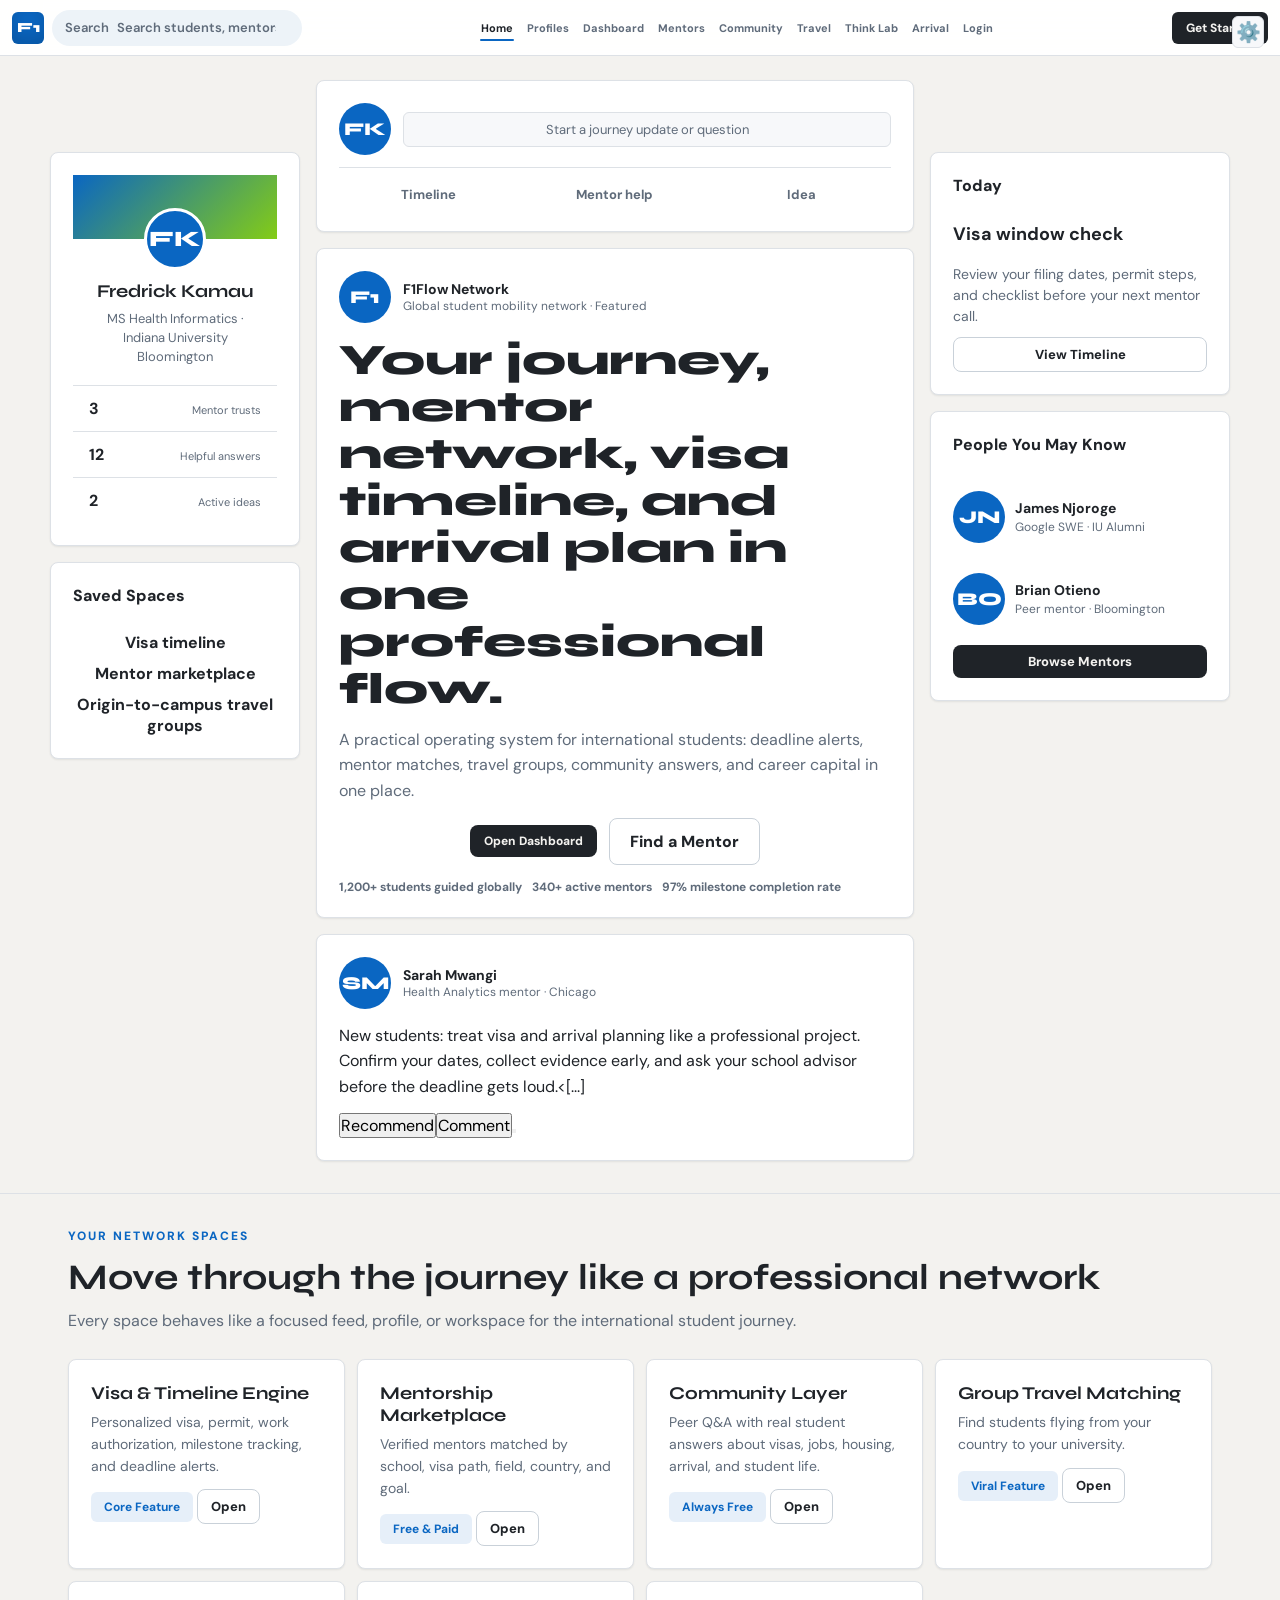
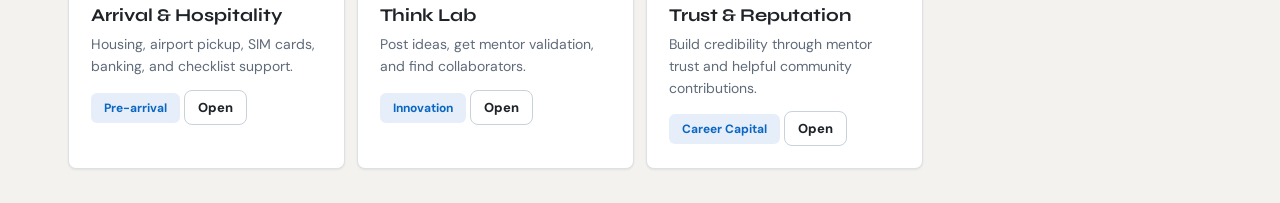
<file: index.html>
<!DOCTYPE html>
<html lang="en">
<head>
  <meta charset="UTF-8">
  <meta name="viewport" content="width=device-width, initial-scale=1.0, maximum-scale=1.0, user-scalable=no">
  <title>F1Flow - Global Student Network</title>
  <link rel="preconnect" href="https://fonts.googleapis.com">
  <link rel="preconnect" href="https://fonts.gstatic.com" crossorigin>
  <link href="https://fonts.googleapis.com/css2?family=DM+Sans:ital,wght@0,300;0,400;0,500;0,700;1,300&family=Syne:wght@500;700;800&display=swap" rel="stylesheet">
  <link rel="stylesheet" href="styles.css">
</head>
<body>
  <nav class="topbar">
    <button class="brand" data-page="home" aria-label="Go to home">
      <span class="brand-mark">F1</span>
      <span class="brand-name">F1Flow</span>
    </button>
    <label class="social-search" aria-label="Search F1Flow">
      <span>Search</span>
      <input id="global-search" type="search" placeholder="Search students, mentors, schools">
    </label>
    <div class="nav-links" aria-label="Primary navigation">
      <button class="nav-link active" data-page="home">Home</button>
      <button class="nav-link" data-page="profiles">Profiles</button>
      <button class="nav-link" data-page="dashboard">Dashboard</button>
      <button class="nav-link" data-page="mentors">Mentors</button>
      <button class="nav-link" data-page="community">Community</button>
      <button class="nav-link" data-page="travel">Travel</button>
      <button class="nav-link" data-page="thinklab">Think Lab</button>
      <button class="nav-link" data-page="arrival">Arrival</button>
      <button class="nav-link" data-page="login">Login</button>
    </div>
    <div class="nav-actions">
      <button class="icon-btn nav-settings" id="settings-toggle" aria-label="Settings" title="Settings">⚙️</button>
      <button class="nav-cta" id="open-profile">Get Started</button>
    </div>
  </nav>

  <main>
    <section id="page-home" class="page active">
      <div class="hero">
        <div class="hero-bg" aria-hidden="true"></div>
        <div class="home-network">
          <aside class="network-rail">
            <section class="panel social-profile-card">
              <div class="social-cover"></div>
              <div class="social-profile-body">
                <div class="avatar">FK</div>
                <h2>Fredrick Kamau</h2>
                <p>MS Health Informatics · Indiana University Bloomington</p>
              </div>
              <div class="social-stats">
                <button data-page="profiles"><strong>3</strong><span>Mentor trusts</span></button>
                <button data-page="community"><strong>12</strong><span>Helpful answers</span></button>
                <button data-page="thinklab"><strong>2</strong><span>Active ideas</span></button>
              </div>
            </section>

            <section class="panel rail-card">
              <div class="panel-title">Saved Spaces</div>
              <button data-page="dashboard">Visa timeline</button>
              <button data-page="mentors">Mentor marketplace</button>
              <button data-page="travel">Origin-to-campus travel groups</button>
            </section>
          </aside>

          <section class="network-feed">
            <form class="panel status-composer">
              <div class="composer-line">
                <div class="card-avatar">FK</div>
                <button type="button" data-page="community">Start a journey update or question</button>
              </div>
              <div class="composer-actions">
                <button type="button" data-page="dashboard">Timeline</button>
                <button type="button" data-page="mentors">Mentor help</button>
                <button type="button" data-page="thinklab">Idea</button>
              </div>
            </form>

            <article class="panel social-post">
              <div class="post-author">
                <div class="card-avatar">F1</div>
                <div>
                  <strong>F1Flow Network</strong>
                  <span>Global student mobility network · Featured</span>
                </div>
              </div>
              <h1>Your journey, mentor network, visa timeline, and arrival plan in one professional flow.</h1>
              <p>A practical operating system for international students: deadline alerts, mentor matches, travel groups, community answers, and career capital in one place.</p>
              <div class="hero-actions">
                <button class="btn primary" data-page="dashboard">Open Dashboard</button>
                <button class="btn secondary" data-page="mentors">Find a Mentor</button>
              </div>
              <div class="social-reactions">
                <span>1,200+ students guided globally</span>
                <span>340+ active mentors</span>
                <span>97% milestone completion rate</span>
              </div>
            </article>

            <article class="panel social-post compact-post">
              <div class="post-author">
                <div class="card-avatar">SM</div>
                <div>
                  <strong>Sarah Mwangi</strong>
                  <span>Health Analytics mentor · Chicago</span>
                </div>
              </div>
              <p>New students: treat visa and arrival planning like a professional project. Confirm your dates, collect evidence early, and ask your school advisor before the deadline gets loud.<[...]
              <div class="post-actions">
                <button data-action="recommend" data-label="Sarah Mwangi update">Recommend</button><button data-action="comment" data-label="Sarah Mwangi update">Comment</button><button data-acti[...]
              </div>
            </article>
          </section>

          <aside class="network-rail">
            <section class="panel rail-card timeline-widget">
              <div class="panel-title">Today</div>
              <strong>Visa window check</strong>
              <p>Review your filing dates, permit steps, and checklist before your next mentor call.</p>
              <button class="btn small secondary full" data-page="dashboard">View Timeline</button>
            </section>

            <section class="panel rail-card">
              <div class="panel-title">People You May Know</div>
              <div class="suggestion-row">
                <div class="card-avatar">JN</div>
                <div><strong>James Njoroge</strong><span>Google SWE · IU Alumni</span></div>
              </div>
              <div class="suggestion-row">
                <div class="card-avatar">BO</div>
                <div><strong>Brian Otieno</strong><span>Peer mentor · Bloomington</span></div>
              </div>
              <button class="btn small primary full" data-page="mentors">Browse Mentors</button>
            </section>
          </aside>
        </div>
      </div>

      <section class="section">
        <p class="section-label">Your Network Spaces</p>
        <h2>Move through the journey like a professional network</h2>
        <p class="section-copy">Every space behaves like a focused feed, profile, or workspace for the international student journey.</p>
        <div class="module-grid" id="module-grid"></div>
      </section>
    </section>
  </main>

  <div class="modal" id="profile-modal" aria-hidden="true">
    <form class="modal-panel" id="profile-form">
      <button type="button" class="icon-btn" id="close-profile" aria-label="Close">×</button>
      <h2>Set Up Your Profile</h2>
      <p>This personalizes your timeline, mentor matches, and travel groups.</p>
      <label>Your Name<input name="name" type="text" placeholder="Fredrick Kamau" required></label>
      <div class="split">
        <label>Home Country<input name="country" type="text" list="african-countries" placeholder="Search any country"></label>
        <label>Status<select name="status"><option>Current International Student</option><option>Student Arriving</option><option>Mentor / Alumni</option><option>Lecturer / Educator</option></sel[...]
      </div>
      <label>Destination Institution<input name="university" type="text" list="us-universities" placeholder="University, college, or school"></label>
      <div class="split">
        <label>Program Start<input name="programStart" type="month" value="2023-08"></label>
        <label>Graduation Date<input name="graduation" type="month" value="2025-05"></label>
      </div>
      <label>Field of Study<select name="field"><option>Health Informatics</option><option>Computer Science</option><option>Data Science</option><option>Business</option><option>Engineering</opti[...]
      <button class="btn primary full" type="submit">Go to My Dashboard</button>
    </form>
  </div>


  <datalist id="us-universities"></datalist>
  <datalist id="african-countries"></datalist>
  <div class="toast" id="toast" role="status" aria-live="polite"></div>

  <script src="database.js"></script>
  <script src="app.js"></script>
</body>
</html>
</file>
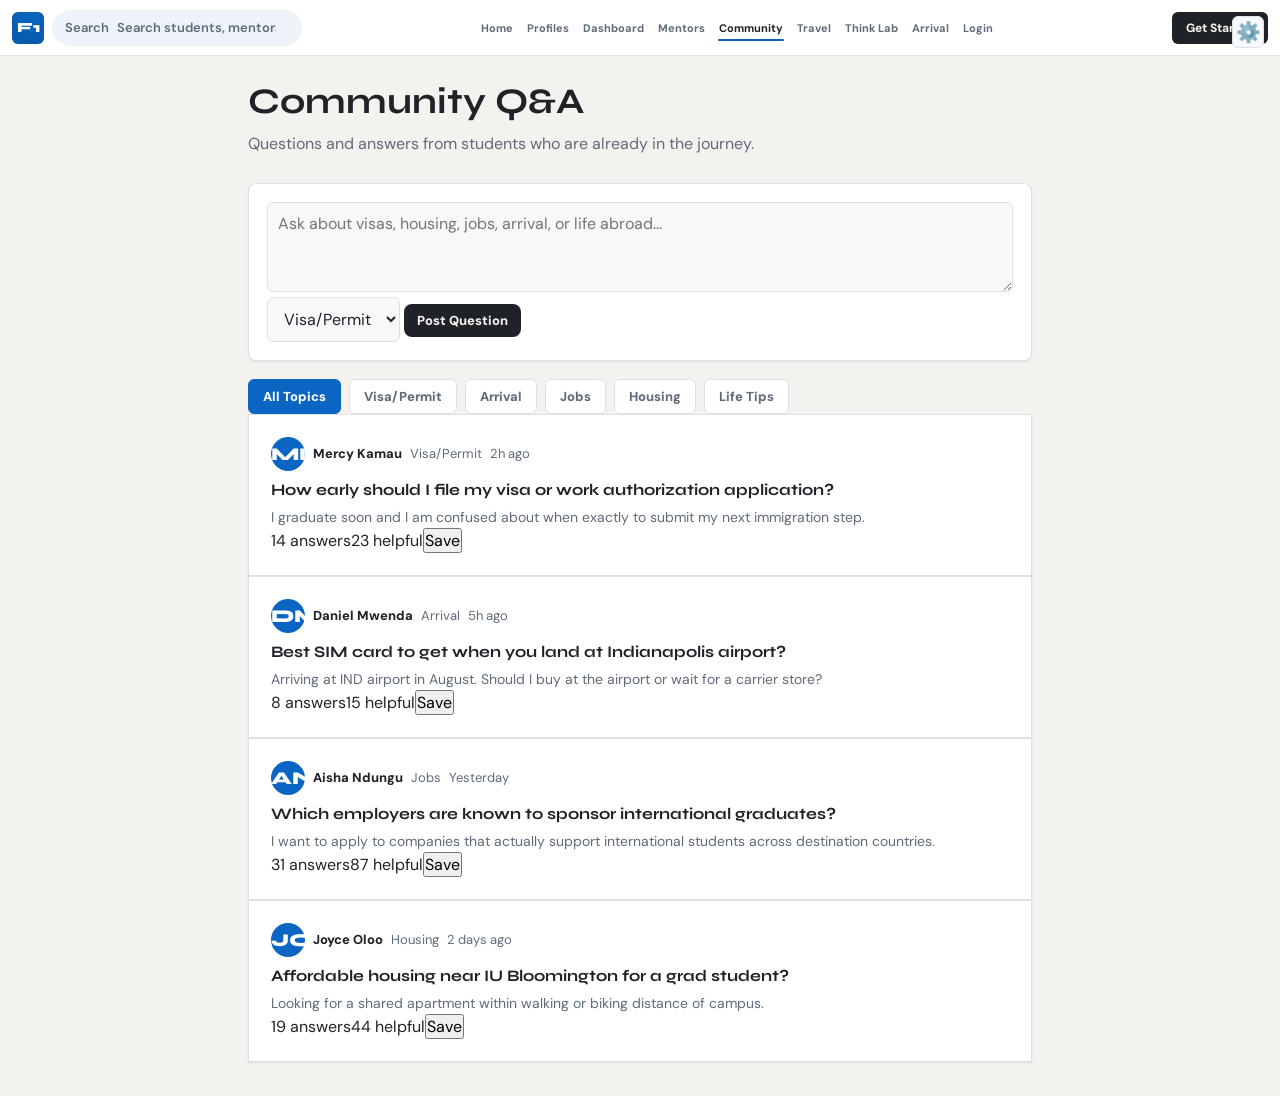
<file: community.html>
<!DOCTYPE html>
<html lang="en">
<head>
  <meta charset="UTF-8">
  <meta name="viewport" content="width=device-width, initial-scale=1.0">
  <title>F1Flow - Community</title>
  <link rel="preconnect" href="https://fonts.googleapis.com">
  <link rel="preconnect" href="https://fonts.gstatic.com" crossorigin>
  <link href="https://fonts.googleapis.com/css2?family=DM+Sans:ital,wght@0,300;0,400;0,500;0,700;1,300&family=Syne:wght@500;700;800&display=swap" rel="stylesheet">
  <link rel="stylesheet" href="styles.css">
</head>
<body>
  <nav class="topbar">
    <button class="brand" data-page="home" aria-label="Go to home">
      <span class="brand-mark">F1</span>
      <span class="brand-name">F1Flow</span>
    </button>
    <label class="social-search" aria-label="Search F1Flow">
      <span>Search</span>
      <input id="global-search" type="search" placeholder="Search students, mentors, schools">
    </label>
    <div class="nav-links" aria-label="Primary navigation">
      <button class="nav-link active" data-page="home">Home</button>
      <button class="nav-link" data-page="profiles">Profiles</button>
      <button class="nav-link" data-page="dashboard">Dashboard</button>
      <button class="nav-link" data-page="mentors">Mentors</button>
      <button class="nav-link" data-page="community">Community</button>
      <button class="nav-link" data-page="travel">Travel</button>
      <button class="nav-link" data-page="thinklab">Think Lab</button>
      <button class="nav-link" data-page="arrival">Arrival</button>
      <button class="nav-link" data-page="login">Login</button>
    </div>
    <div class="nav-actions">
      <button class="icon-btn nav-settings" id="settings-toggle" aria-label="Settings" title="Settings">⚙️</button>
      <button class="nav-cta" id="open-profile">Get Started</button>
    </div>
  </nav>

  <main>
    <section id="page-community" class="page shell narrow active">
      <header class="page-header">
        <h2>Community Q&amp;A</h2>
        <p>Questions and answers from students who are already in the journey.</p>
      </header>
      <form class="composer" id="post-form">
        <textarea id="post-body" placeholder="Ask about visas, housing, jobs, arrival, or life abroad..."></textarea>
        <div class="composer-footer">
          <select id="post-topic">
            <option>Visa/Permit</option>
            <option>Arrival</option>
            <option>Jobs</option>
            <option>Housing</option>
            <option>Life Tips</option>
          </select>
          <button class="btn small primary" type="submit">Post Question</button>
        </div>
      </form>
      <div class="chips" id="post-filters"></div>
      <div class="posts" id="posts"></div>
    </section>
  </main>

  <div class="modal" id="profile-modal" aria-hidden="true">
    <form class="modal-panel" id="profile-form">
      <button type="button" class="icon-btn" id="close-profile" aria-label="Close">×</button>
      <h2>Set Up Your Profile</h2>
      <p>This personalizes your timeline, mentor matches, and travel groups.</p>
      <label>Your Name<input name="name" type="text" placeholder="Fredrick Kamau" required></label>
      <div class="split">
        <label>Home Country<input name="country" type="text" list="african-countries" placeholder="Search any country"></label>
        <label>Status<select name="status"><option>Current International Student</option><option>Student Arriving</option><option>Mentor / Alumni</option><option>Lecturer / Educator</option></sele[...]
      </div>
      <label>Destination Institution<input name="university" type="text" list="us-universities" placeholder="University, college, or school"></label>
      <div class="split">
        <label>Program Start<input name="programStart" type="month" value="2023-08"></label>
        <label>Graduation Date<input name="graduation" type="month" value="2025-05"></label>
      </div>
      <label>Field of Study<select name="field"><option>Health Informatics</option><option>Computer Science</option><option>Data Science</option><option>Business</option><option>Engineering</optio[...]
      <button class="btn primary full" type="submit">Go to My Dashboard</button>
    </form>
  </div>


  <datalist id="us-universities"></datalist>
  <datalist id="african-countries"></datalist>
  <div class="toast" id="toast" role="status" aria-live="polite"></div>

  <script src="database.js"></script>
  <script src="app.js"></script>
</body>
</html>
</file>
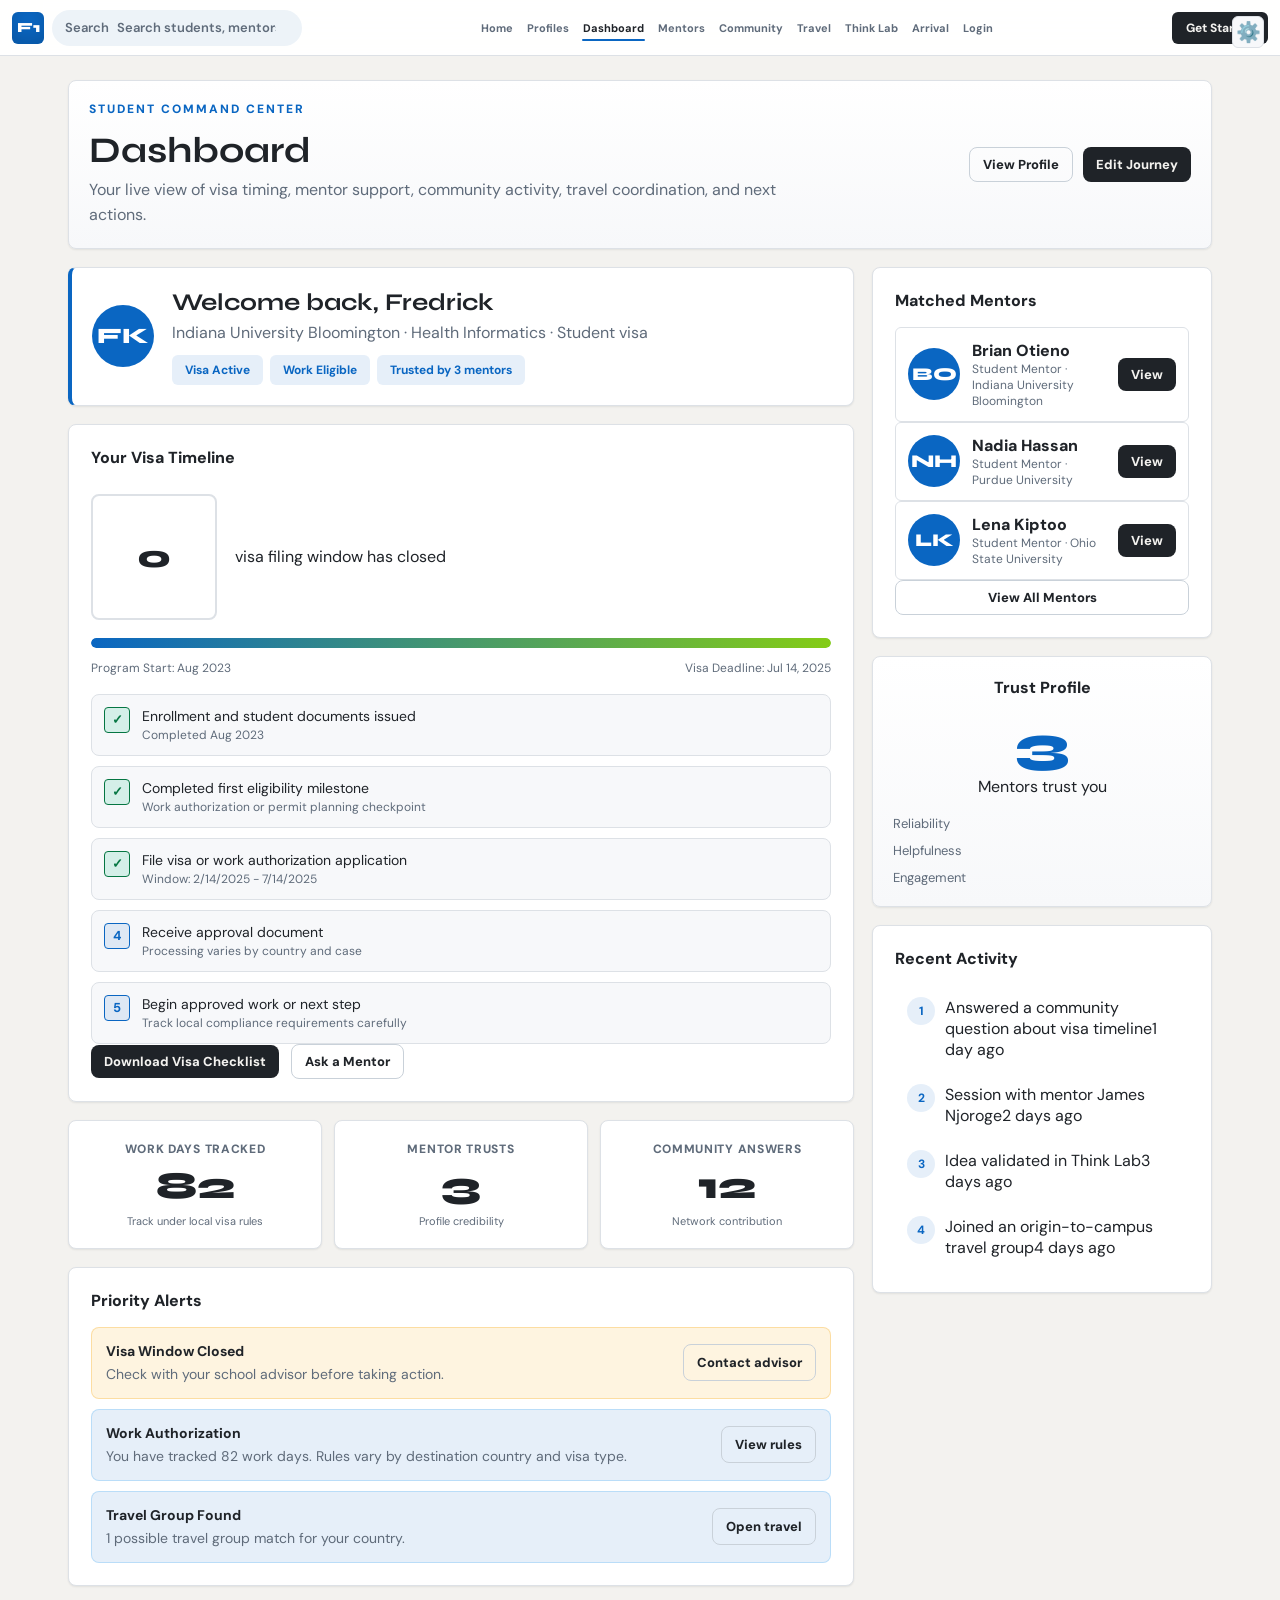
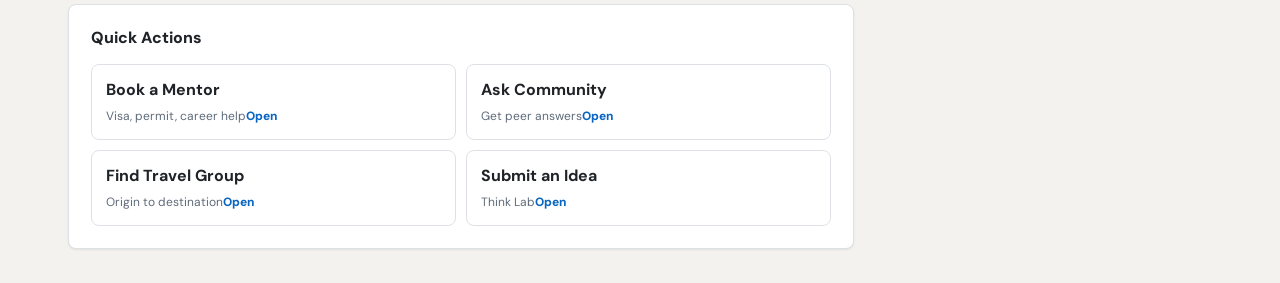
<file: dashboard.html>
<!DOCTYPE html>
<html lang="en">
<head>
  <meta charset="UTF-8">
  <meta name="viewport" content="width=device-width, initial-scale=1.0">
  <title>F1Flow - Dashboard</title>
  <link rel="preconnect" href="https://fonts.googleapis.com">
  <link rel="preconnect" href="https://fonts.gstatic.com" crossorigin>
  <link href="https://fonts.googleapis.com/css2?family=DM+Sans:ital,wght@0,300;0,400;0,500;0,700;1,300&family=Syne:wght@500;700;800&display=swap" rel="stylesheet">
  <link rel="stylesheet" href="styles.css">
</head>
<body>
  <nav class="topbar">
    <button class="brand" data-page="home" aria-label="Go to home">
      <span class="brand-mark">F1</span>
      <span class="brand-name">F1Flow</span>
    </button>
    <label class="social-search" aria-label="Search F1Flow">
      <span>Search</span>
      <input id="global-search" type="search" placeholder="Search students, mentors, schools">
    </label>
    <div class="nav-links" aria-label="Primary navigation">
      <button class="nav-link active" data-page="home">Home</button>
      <button class="nav-link" data-page="profiles">Profiles</button>
      <button class="nav-link" data-page="dashboard">Dashboard</button>
      <button class="nav-link" data-page="mentors">Mentors</button>
      <button class="nav-link" data-page="community">Community</button>
      <button class="nav-link" data-page="travel">Travel</button>
      <button class="nav-link" data-page="thinklab">Think Lab</button>
      <button class="nav-link" data-page="arrival">Arrival</button>
      <button class="nav-link" data-page="login">Login</button>
    </div>
    <div class="nav-actions">
      <button class="icon-btn nav-settings" id="settings-toggle" aria-label="Settings" title="Settings">⚙️</button>
      <button class="nav-cta" id="open-profile">Get Started</button>
    </div>
  </nav>

  <main>
    <section id="page-dashboard" class="page shell active">
      <header class="dashboard-header panel">
        <div>
          <p class="section-label">Student Command Center</p>
          <h2>Dashboard</h2>
          <p>Your live view of visa timing, mentor support, community activity, travel coordination, and next actions.</p>
        </div>
        <div class="dashboard-header-actions">
          <button class="btn small secondary" data-page="profiles">View Profile</button>
          <button class="btn small primary" id="dashboard-edit-profile">Edit Journey</button>
        </div>
      </header>
      <div class="dashboard-grid">
        <div class="stack">
          <section class="panel profile-panel">
            <div class="avatar" id="dashboard-initials">FK</div>
            <div>
              <h2 id="dashboard-name">Welcome back, Fredrick</h2>
              <p id="dashboard-summary">Indiana University Bloomington · Health Informatics · Student visa</p>
              <div class="badges">
                <span>Visa Active</span>
                <span>Work Eligible</span>
                <span>Trusted by 3 mentors</span>
              </div>
            </div>
          </section>

          <section class="panel timeline-panel">
            <div class="panel-title">Your Visa Timeline</div>
            <div class="countdown">
              <strong id="countdown-num">--</strong>
              <span id="countdown-label">days until visa application window closes</span>
            </div>
            <div class="progress"><span id="timeline-fill"></span></div>
            <div class="timeline-meta">
              <span id="program-start">Program Start: Aug 2023</span>
              <span id="opt-deadline">Visa Deadline: --</span>
            </div>
            <div class="timeline-steps" id="timeline-steps"></div>
            <div class="actions-row">
              <button class="btn small primary" id="download-checklist">Download Visa Checklist</button>
              <button class="btn small secondary" data-page="mentors">Ask a Mentor</button>
            </div>
          </section>

          <section class="metric-row">
            <article class="metric"><span>Work Days Tracked</span><strong>82</strong><small>Track under local visa rules</small></article>
            <article class="metric"><span>Mentor Trusts</span><strong>3</strong><small>Profile credibility</small></article>
            <article class="metric"><span>Community Answers</span><strong>12</strong><small>Network contribution</small></article>
          </section>

          <section class="panel dashboard-card">
            <div class="panel-title">Priority Alerts</div>
            <div id="alerts"></div>
          </section>

          <section class="panel dashboard-card">
            <div class="panel-title">Quick Actions</div>
            <div class="quick-actions" id="quick-actions"></div>
          </section>
        </div>

        <aside class="stack">
          <section class="panel dashboard-card">
            <div class="panel-title">Matched Mentors</div>
            <div class="mini-list" id="matched-mentors"></div>
            <button class="btn small secondary full" data-page="mentors">View All Mentors</button>
          </section>
          <section class="panel trust-panel">
            <div class="panel-title">Trust Profile</div>
            <strong>3</strong>
            <span>Mentors trust you</span>
            <div class="trust-bars">
              <label>Reliability <span style="--w:90%"></span></label>
              <label>Helpfulness <span style="--w:75%"></span></label>
              <label>Engagement <span style="--w:60%"></span></label>
            </div>
          </section>
          <section class="panel dashboard-card">
            <div class="panel-title">Recent Activity</div>
            <div class="activity-list" id="activity-list"></div>
          </section>
        </aside>
      </div>
    </section>

    <section id="page-travel" class="page shell">
      <header class="page-header">
        <h2>Group Travel Matching</h2>
        <p>Find students traveling from your country to your destination institution and coordinate arrival together.</p>
      </header>
      <div class="travel-workspace">
        <aside class="panel travel-guide">
          <p class="section-label">How Matching Works</p>
          <h3>View, join, or create a travel match</h3>
          <ol>
            <li>Search by home country, destination institution, and intake.</li>
            <li>Open a group that matches your route and join the travel chat.</li>
            <li>If no group exists, create one so other students can find you.</li>
          </ol>
          <button class="btn small secondary" data-action="focus-create-travel" data-label="Create travel match">Create a Match</button>
        </aside>

        <div class="travel-main">
          <form class="finder" id="travel-form">
            <label>From Country<input id="travel-country" list="african-countries" placeholder="Search any country"></label>
            <label>To Institution<input id="travel-university" list="us-universities" placeholder="Search any university or college"></label>
            <label>Travel Date<input id="travel-date" type="date"></label>
            <label>Intake<select id="travel-intake"><option>Fall 2025</option><option>Spring 2026</option><option>Fall 2026</option></select></label>
            <button class="btn primary" type="submit">Find Groups</button>
          </form>

          <section class="panel travel-create">
            <div>
              <p class="section-label">Create Match</p>
              <h3>Start a route for other students</h3>
              <p>Share your travel plan, available seats or coordination spots, and what kind of support the group should organize.</p>
            </div>
            <form id="travel-create-form">
              <div class="travel-create-grid">
                <label>From Country<input id="create-country" list="african-countries" placeholder="Kenya" required></label>
                <label>To Institution<input id="create-university" list="us-universities" placeholder="Indiana University Bloomington" required></label>
                <label>Travel Date<input id="create-date" type="date" required></label>
                <label>Intake<select id="create-intake"><option>Fall 2025</option><option>Spring 2026</option><option>Fall 2026</option></select></label>
                <label>Route<input id="create-route" placeholder="Nairobi (NBO) -> Chicago (ORD) -> Bloomington"></label>
                <label>Open Spots<input id="create-spots" type="number" min="1" max="12" value="3"></label>
              </div>
              <label>Group Note<textarea id="create-note" placeholder="Example: I want to split airport pickup, confirm documents, and coordinate temporary housing."></textarea></label>
              <div class="actions-row">
                <button class="btn primary" type="submit">Create Travel Match</button>
                <button class="btn secondary" type="button" data-action="reset-travel-search" data-label="Show all travel matches">Show All Matches</button>
              </div>
            </form>
          </section>

          <div class="travel-results-head">
            <div>
              <p class="section-label">Available Matches</p>
              <h3 id="travel-results-title">Travel groups you can join</h3>
            </div>
            <span id="travel-results-count">0 matches</span>
          </div>
          <div class="card-grid" id="travel-groups"></div>
        </div>
      </div>
    </section>

    <section id="page-arrival" class="page shell">
      <header class="page-header">
        <h2>Arrival &amp; Hospitality</h2>
        <p>Your first week checklist plus curated student services.</p>
      </header>
      <section class="panel arrival-checklist">
        <div class="panel-title">Your Arrival Checklist</div>
        <div class="checklist" id="arrival-checklist"></div>
      </section>
      <div class="chips tabs" id="arrival-tabs"></div>
      <div class="card-grid" id="arrival-services"></div>
    </section>
  </main>

  <div class="modal" id="profile-modal" aria-hidden="true">
    <form class="modal-panel" id="profile-form">
      <button type="button" class="icon-btn" id="close-profile" aria-label="Close">×</button>
      <h2>Set Up Your Profile</h2>
      <p>This personalizes your timeline, mentor matches, and travel groups.</p>
      <label>Your Name<input name="name" type="text" placeholder="Fredrick Kamau" required></label>
      <div class="split">
        <label>Home Country<input name="country" type="text" list="african-countries" placeholder="Search any country"></label>
        <label>Status<select name="status"><option>Current International Student</option><option>Student Arriving</option><option>Mentor / Alumni</option><option>Lecturer / Educator</option></sel[...]
      </div>
      <label>Destination Institution<input name="university" type="text" list="us-universities" placeholder="University, college, or school"></label>
      <div class="split">
        <label>Program Start<input name="programStart" type="month" value="2023-08"></label>
        <label>Graduation Date<input name="graduation" type="month" value="2025-05"></label>
      </div>
      <label>Field of Study<select name="field"><option>Health Informatics</option><option>Computer Science</option><option>Data Science</option><option>Business</option><option>Engineering</opti[...]
      <button class="btn primary full" type="submit">Go to My Dashboard</button>
    </form>
  </div>


  <datalist id="us-universities"></datalist>
  <datalist id="african-countries"></datalist>
  <div class="toast" id="toast" role="status" aria-live="polite"></div>

  <script src="database.js"></script>
  <script src="app.js"></script>
</body>
</html>
</file>
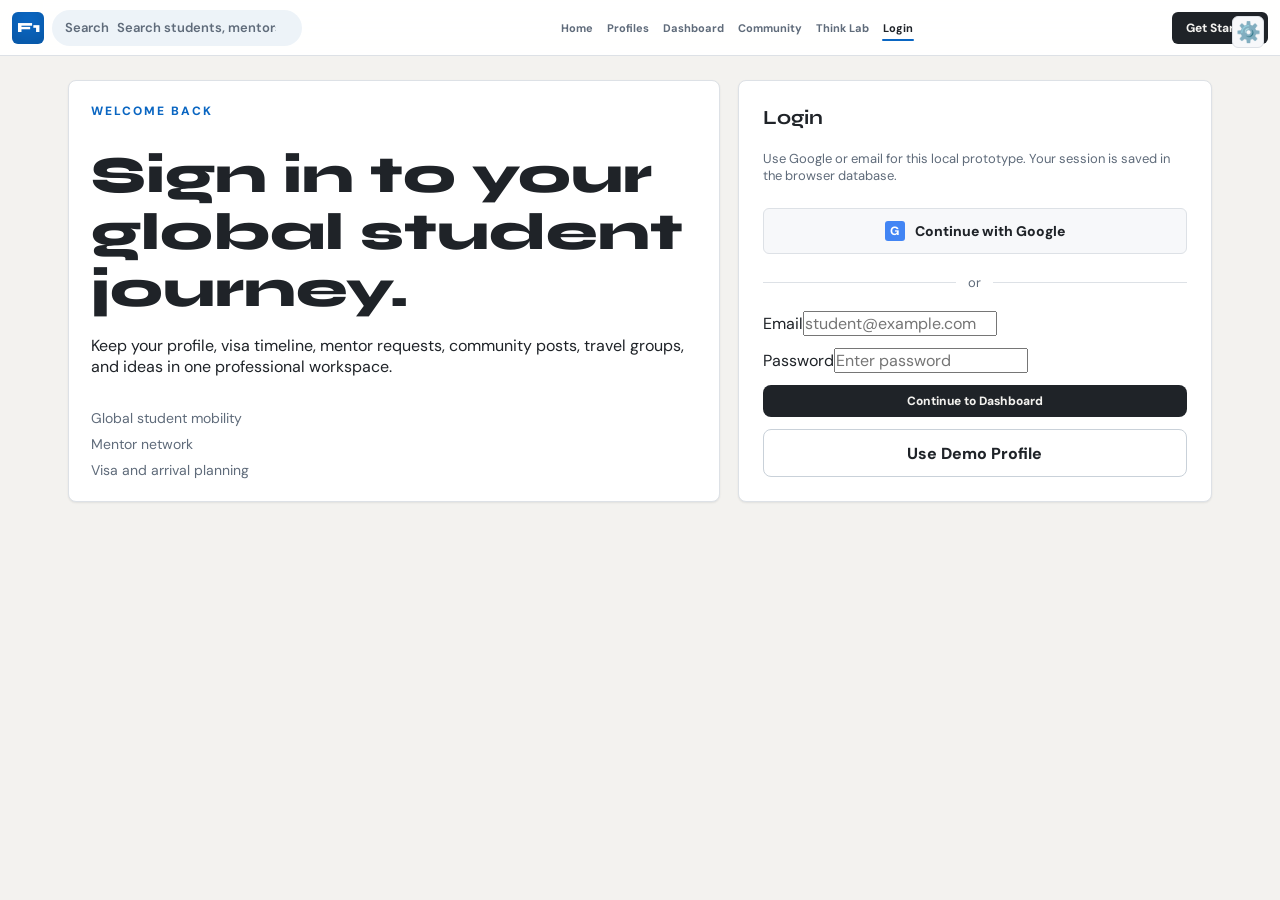
<file: login.html>
<!DOCTYPE html>
<html lang="en">
<head>
  <meta charset="UTF-8">
  <meta name="viewport" content="width=device-width, initial-scale=1.0">
  <title>F1Flow - Login</title>
  <link rel="preconnect" href="https://fonts.googleapis.com">
  <link rel="preconnect" href="https://fonts.gstatic.com" crossorigin>
  <link href="https://fonts.googleapis.com/css2?family=DM+Sans:ital,wght@0,300;0,400;0,500;0,700;1,300&family=Syne:wght@500;700;800&display=swap" rel="stylesheet">
  <link rel="stylesheet" href="styles.css">
</head>
<body>
  <nav class="topbar">
    <button class="brand" data-page="home" aria-label="Go to home">
      <span class="brand-mark">F1</span>
      <span class="brand-name">F1Flow</span>
    </button>
    <label class="social-search" aria-label="Search F1Flow">
      <span>Search</span>
      <input id="global-search" type="search" placeholder="Search students, mentors, schools">
    </label>
    <div class="nav-links" aria-label="Primary navigation">
      <button class="nav-link" data-page="home">Home</button>
      <button class="nav-link" data-page="profiles">Profiles</button>
      <button class="nav-link" data-page="dashboard">Dashboard</button>
      <button class="nav-link" data-page="community">Community</button>
      <button class="nav-link" data-page="thinklab">Think Lab</button>
      <button class="nav-link active" data-page="login">Login</button>
    </div>
    <div class="nav-actions">
      <button class="icon-btn nav-settings" id="settings-toggle" aria-label="Settings" title="Settings">⚙️</button>
      <button class="nav-cta" id="open-profile">Get Started</button>
    </div>
  </nav>

  <main>
    <section id="page-login" class="page shell active auth-shell">
      <div class="auth-layout">
        <section class="panel auth-copy">
          <p class="section-label">Welcome Back</p>
          <h1>Sign in to your global student journey.</h1>
          <p>Keep your profile, visa timeline, mentor requests, community posts, travel groups, and ideas in one professional workspace.</p>
          <div class="auth-points">
            <span>Global student mobility</span>
            <span>Mentor network</span>
            <span>Visa and arrival planning</span>
          </div>
        </section>

        <form class="panel auth-form" id="login-form">
          <h2>Login</h2>
          <p>Use Google or email for this local prototype. Your session is saved in the browser database.</p>
          <button class="google-login" type="button" id="google-login" aria-label="Continue with Google">
            <span class="google-mark">G</span>
            <span>Continue with Google</span>
          </button>
          <div class="auth-divider"><span>or</span></div>
          <label>Email<input name="email" type="email" placeholder="student@example.com" required></label>
          <label>Password<input name="password" type="password" placeholder="Enter password" required></label>
          <button class="btn primary full" type="submit">Continue to Dashboard</button>
          <button class="btn secondary full" type="button" id="demo-login">Use Demo Profile</button>
        </form>
      </div>
    </section>
  </main>

  <div class="modal" id="profile-modal" aria-hidden="true">
    <form class="modal-panel" id="profile-form">
      <button type="button" class="icon-btn" id="close-profile" aria-label="Close">×</button>
      <h2>Set Up Your Profile</h2>
      <p>This personalizes your timeline, mentor matches, and travel groups.</p>
      <label>Your Name<input name="name" type="text" placeholder="Fredrick Kamau" required></label>
      <div class="split">
        <label>Home Country<input name="country" type="text" list="african-countries" placeholder="Search any country"></label>
        <label>Status<select name="status"><option>Current International Student</option><option>Student Arriving</option><option>Mentor / Alumni</option><option>Lecturer / Educator</option></sele[...]
      </div>
      <label>Destination Institution<input name="university" type="text" list="us-universities" placeholder="University, college, or school"></label>
      <div class="split">
        <label>Program Start<input name="programStart" type="month" value="2023-08"></label>
        <label>Graduation Date<input name="graduation" type="month" value="2025-05"></label>
      </div>
      <label>Field of Study<select name="field"><option>Health Informatics</option><option>Computer Science</option><option>Data Science</option><option>Business</option><option>Engineering</optio[...]
      <button class="btn primary full" type="submit">Go to My Dashboard</button>
    </form>
  </div>

  <datalist id="us-universities"></datalist>
  <datalist id="african-countries"></datalist>
  <div class="toast" id="toast" role="status" aria-live="polite"></div>

  <script src="database.js"></script>
  <script src="app.js"></script>
</body>
</html>
</file>
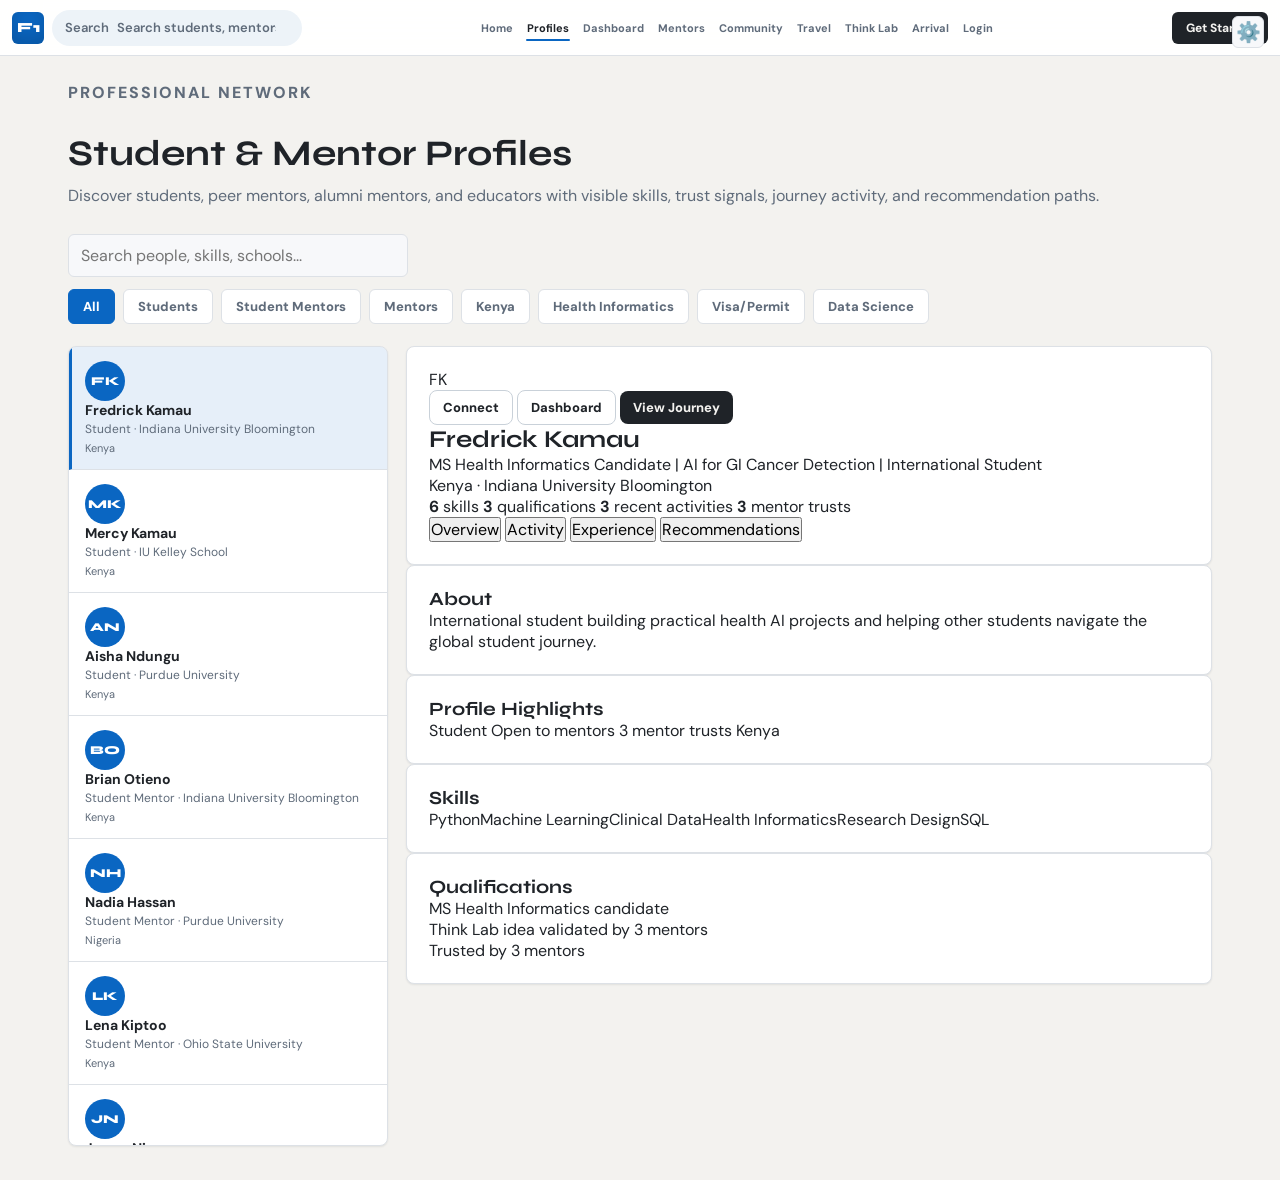
<file: profiles.html>
<!DOCTYPE html>
<html lang="en">
<head>
  <meta charset="UTF-8">
  <meta name="viewport" content="width=device-width, initial-scale=1.0">
  <title>F1Flow - Profiles</title>
  <link rel="preconnect" href="https://fonts.googleapis.com">
  <link rel="preconnect" href="https://fonts.gstatic.com" crossorigin>
  <link href="https://fonts.googleapis.com/css2?family=DM+Sans:ital,wght@0,300;0,400;0,500;0,700;1,300&family=Syne:wght@500;700;800&display=swap" rel="stylesheet">
  <link rel="stylesheet" href="styles.css">
</head>
<body>
  <nav class="topbar">
    <button class="brand" data-page="home" aria-label="Go to home">
      <span class="brand-mark">F1</span>
      <span class="brand-name">F1Flow</span>
    </button>
    <label class="social-search" aria-label="Search F1Flow">
      <span>Search</span>
      <input id="global-search" type="search" placeholder="Search students, mentors, schools">
    </label>
    <div class="nav-links" aria-label="Primary navigation">
      <button class="nav-link active" data-page="home">Home</button>
      <button class="nav-link" data-page="profiles">Profiles</button>
      <button class="nav-link" data-page="dashboard">Dashboard</button>
      <button class="nav-link" data-page="mentors">Mentors</button>
      <button class="nav-link" data-page="community">Community</button>
      <button class="nav-link" data-page="travel">Travel</button>
      <button class="nav-link" data-page="thinklab">Think Lab</button>
      <button class="nav-link" data-page="arrival">Arrival</button>
      <button class="nav-link" data-page="login">Login</button>
    </div>
    <div class="nav-actions">
      <button class="icon-btn nav-settings" id="settings-toggle" aria-label="Settings" title="Settings">⚙️</button>
      <button class="nav-cta" id="open-profile">Get Started</button>
    </div>
  </nav>

  <main>
    <section id="page-profiles" class="page shell profile-shell active">
      <header class="page-header">
        <p class="section-label">Professional Network</p>
        <h2>Student &amp; Mentor Profiles</h2>
        <p>Discover students, peer mentors, alumni mentors, and educators with visible skills, trust signals, journey activity, and recommendation paths.</p>
      </header>
      <div class="toolbar">
        <input id="profile-search" class="search" type="search" placeholder="Search people, skills, schools...">
        <div class="chips" id="profile-filters"></div>
      </div>
      <div class="profile-layout">
        <aside class="profile-directory panel" id="profile-directory"></aside>
        <article class="profile-detail" id="profile-detail"></article>
      </div>
    </section>

    <section id="page-profile-dashboard" class="page shell profile-dashboard-shell">
      <header class="page-header">
        <button class="btn small secondary" data-page="profiles">Back to Profiles</button>
        <h2 id="profile-dashboard-title">Profile Dashboard</h2>
        <p id="profile-dashboard-subtitle">A dedicated workspace for this profile.</p>
      </header>
      <div id="profile-dashboard-content"></div>
    </section>

    <section id="page-mentors" class="page shell">
      <header class="page-header">
        <h2>Find Your Mentor</h2>
        <p>Filter verified mentors by country, field, study destination, visa topic, and price type.</p>
      </header>
      <div class="toolbar">
        <input id="mentor-search" class="search" type="search" placeholder="Search mentors, tags, country...">
        <div class="chips" id="mentor-filters"></div>
      </div>
      <div class="card-grid" id="mentors-grid"></div>
    </section>
  </main>

  <div class="modal" id="profile-modal" aria-hidden="true">
    <form class="modal-panel" id="profile-form">
      <button type="button" class="icon-btn" id="close-profile" aria-label="Close">×</button>
      <h2>Set Up Your Profile</h2>
      <p>This personalizes your timeline, mentor matches, and travel groups.</p>
      <label>Your Name<input name="name" type="text" placeholder="Fredrick Kamau" required></label>
      <div class="split">
        <label>Home Country<input name="country" type="text" list="african-countries" placeholder="Search any country"></label>
        <label>Status<select name="status"><option>Current International Student</option><option>Student Arriving</option><option>Mentor / Alumni</option><option>Lecturer / Educator</option></sele[...]
      </div>
      <label>Destination Institution<input name="university" type="text" list="us-universities" placeholder="University, college, or school"></label>
      <div class="split">
        <label>Program Start<input name="programStart" type="month" value="2023-08"></label>
        <label>Graduation Date<input name="graduation" type="month" value="2025-05"></label>
      </div>
      <label>Field of Study<select name="field"><option>Health Informatics</option><option>Computer Science</option><option>Data Science</option><option>Business</option><option>Engineering</optio[...]
      <button class="btn primary full" type="submit">Go to My Dashboard</button>
    </form>
  </div>


  <datalist id="us-universities"></datalist>
  <datalist id="african-countries"></datalist>
  <div class="toast" id="toast" role="status" aria-live="polite"></div>

  <script src="database.js"></script>
  <script src="app.js"></script>
</body>
</html>
</file>
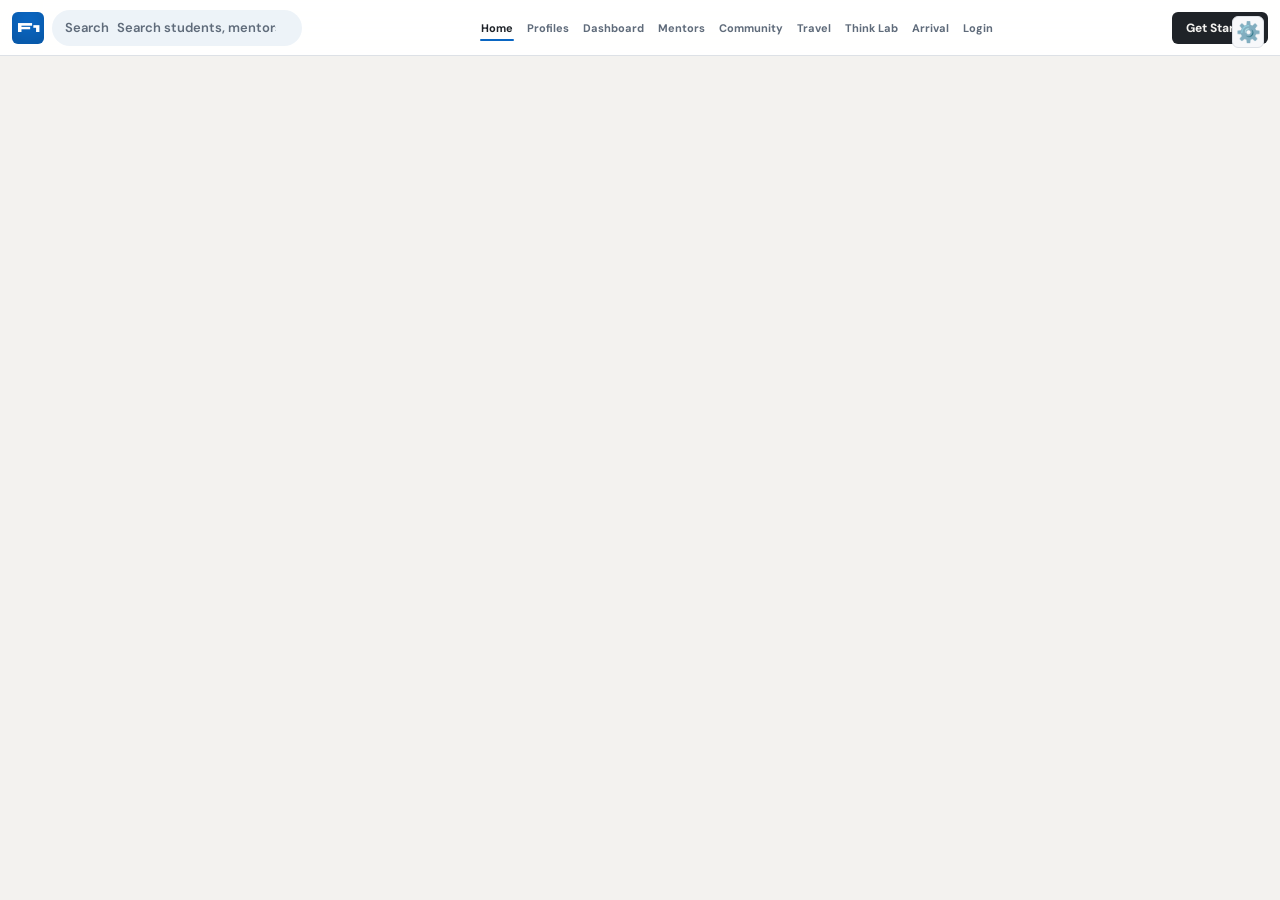
<file: settings.html>
<!DOCTYPE html>
<html lang="en">
<head>
  <meta charset="UTF-8">
  <meta name="viewport" content="width=device-width, initial-scale=1.0, maximum-scale=1.0, user-scalable=no">
  <title>Settings - F1Flow</title>
  <link rel="preconnect" href="https://fonts.googleapis.com">
  <link rel="preconnect" href="https://fonts.gstatic.com" crossorigin>
  <link href="https://fonts.googleapis.com/css2?family=DM+Sans:ital,wght@0,300;0,400;0,500;0,700;1,300&family=Syne:wght@500;700;800&display=swap" rel="stylesheet">
  <link rel="stylesheet" href="styles.css">
</head>
<body>
  <nav class="topbar">
    <button class="brand" data-page="home" aria-label="Go to home">
      <span class="brand-mark">F1</span>
      <span class="brand-name">F1Flow</span>
    </button>
    <label class="social-search" aria-label="Search F1Flow">
      <span>Search</span>
      <input id="global-search" type="search" placeholder="Search students, mentors, schools">
    </label>
    <div class="nav-links" aria-label="Primary navigation">
      <button class="nav-link" data-page="home">Home</button>
      <button class="nav-link" data-page="profiles">Profiles</button>
      <button class="nav-link" data-page="dashboard">Dashboard</button>
      <button class="nav-link" data-page="mentors">Mentors</button>
      <button class="nav-link" data-page="community">Community</button>
      <button class="nav-link" data-page="travel">Travel</button>
      <button class="nav-link" data-page="thinklab">Think Lab</button>
      <button class="nav-link" data-page="arrival">Arrival</button>
      <button class="nav-link" data-page="login">Login</button>
    </div>
    <div class="nav-actions">
      <button class="icon-btn nav-settings" id="settings-toggle" aria-label="Settings" title="Settings">⚙️</button>
      <button class="nav-cta" id="open-profile">Get Started</button>
    </div>
  </nav>

  <main>
    <section class="page shell">
      <div class="settings-container">
        <div class="settings-header">
          <h1>Settings</h1>
          <p>Customize your F1Flow experience with themes, preferences, and more.</p>
        </div>

        <!-- Theme Settings -->
        <div class="settings-section">
          <h2>Appearance</h2>
          <div class="settings-group">
            <label class="settings-label">Theme</label>
            <p class="settings-description">Choose how F1Flow looks. Your preference is saved automatically.</p>
            
            <div class="theme-preview-grid">
              <!-- Light Theme -->
              <button class="theme-preview" data-theme="light" title="Light theme">
                <div class="theme-preview-name">Light</div>
                <div class="theme-preview-colors">
                  <span style="background: #f3f2ef;"></span>
                  <span style="background: #ffffff;"></span>
                  <span style="background: #0a66c2;"></span>
                  <span style="background: #1f2328;"></span>
                </div>
              </button>

              <!-- Dim Theme -->
              <button class="theme-preview" data-theme="dim" title="Dim theme">
                <div class="theme-preview-name">Dim</div>
                <div class="theme-preview-colors">
                  <span style="background: #111827;"></span>
                  <span style="background: #172033;"></span>
                  <span style="background: #60a5fa;"></span>
                  <span style="background: #f7f9fb;"></span>
                </div>
              </button>

              <!-- Dark Theme -->
              <button class="theme-preview" data-theme="dark" title="Dark theme">
                <div class="theme-preview-name">Dark</div>
                <div class="theme-preview-colors">
                  <span style="background: #050505;"></span>
                  <span style="background: #0f1115;"></span>
                  <span style="background: #60a5fa;"></span>
                  <span style="background: #e7e9ea;"></span>
                </div>
              </button>

              <!-- Teal Theme -->
              <button class="theme-preview" data-theme="teal" title="Teal theme">
                <div class="theme-preview-name">Teal</div>
                <div class="theme-preview-colors">
                  <span style="background: #eef8f6;"></span>
                  <span style="background: #ffffff;"></span>
                  <span style="background: #0f766e;"></span>
                  <span style="background: #10201d;"></span>
                </div>
              </button>
            </div>
          </div>
        </div>

        <!-- General Settings -->
        <div class="settings-section">
          <h2>General</h2>
          <div class="settings-group">
            <label class="settings-label">Notifications</label>
            <p class="settings-description">Manage how you receive updates about mentors, visa deadlines, and community activity.</p>
            <div class="settings-toggle-group">
              <button class="settings-toggle active" data-setting="notify-mentor">Mentor Alerts</button>
              <button class="settings-toggle active" data-setting="notify-visa">Visa Reminders</button>
              <button class="settings-toggle active" data-setting="notify-community">Community Updates</button>
            </div>
          </div>

          <div class="settings-group">
            <label class="settings-label">Privacy</label>
            <p class="settings-description">Control who can see your profile and contact you.</p>
            <div class="settings-toggle-group">
              <button class="settings-toggle active" data-setting="profile-visible">Profile Visible</button>
              <button class="settings-toggle" data-setting="accept-messages">Accept Direct Messages</button>
            </div>
          </div>
        </div>

        <!-- Account Settings -->
        <div class="settings-section">
          <h2>Account</h2>
          <div class="settings-group">
            <label class="settings-label">Account Actions</label>
            <div class="account-actions">
              <button class="btn small secondary" id="export-data">Export My Data</button>
              <button class="btn small secondary" id="clear-cache">Clear Cache</button>
              <button class="btn small secondary" id="reset-settings">Reset Settings</button>
            </div>
          </div>

          <div class="settings-group">
            <label class="settings-label">About</label>
            <p class="settings-description">
              <strong>F1Flow v1.0</strong><br>
              A professional operating system for international students.<br>
              <a href="#" style="color: var(--accent); text-decoration: none;">Learn more about F1Flow</a>
            </p>
          </div>
        </div>
      </div>
    </section>
  </main>

  <div id="toast" class="toast" role="status" aria-live="polite"></div>

  <script src="database.js"></script>
  <script src="app.js"></script>
  <script>
    // Settings page functionality
    document.addEventListener('DOMContentLoaded', function() {
      // Theme preview buttons
      const themeButtons = document.querySelectorAll('.theme-preview');
      const currentTheme = document.documentElement.dataset.theme || 'light';
      
      themeButtons.forEach(btn => {
        if (btn.dataset.theme === currentTheme) {
          btn.classList.add('selected');
        }
        btn.addEventListener('click', (e) => {
          e.preventDefault();
          applyTheme(btn.dataset.theme);
          
          // Update selection
          themeButtons.forEach(b => b.classList.remove('selected'));
          btn.classList.add('selected');
          
          // Show notification
          if (typeof toast === 'function') {
            toast(`Theme changed to ${btn.dataset.theme.charAt(0).toUpperCase() + btn.dataset.theme.slice(1)}`);
          }
        });
      });

      // Settings toggles
      const toggleButtons = document.querySelectorAll('.settings-toggle');
      toggleButtons.forEach(btn => {
        btn.addEventListener('click', (e) => {
          e.preventDefault();
          btn.classList.toggle('active');
          const settingName = btn.dataset.setting;
          const isActive = btn.classList.contains('active');
          
          if (typeof localStorage !== 'undefined') {
            localStorage.setItem(`f1flow.setting.${settingName}`, isActive);
          }
          
          if (typeof toast === 'function') {
            toast(`${settingName.replace(/-/g, ' ')} ${isActive ? 'enabled' : 'disabled'}`);
          }
        });
      });

      // Account actions
      const exportBtn = document.getElementById('export-data');
      if (exportBtn) {
        exportBtn.addEventListener('click', () => {
          if (typeof state !== 'undefined') {
            const dataStr = JSON.stringify(state, null, 2);
            const blob = new Blob([dataStr], { type: 'application/json' });
            const url = URL.createObjectURL(blob);
            const link = document.createElement('a');
            link.href = url;
            link.download = `f1flow-data-${new Date().toISOString().split('T')[0]}.json`;
            link.click();
            URL.revokeObjectURL(url);
            
            if (typeof toast === 'function') {
              toast('Your data has been exported');
            }
          }
        });
      }

      const clearCacheBtn = document.getElementById('clear-cache');
      if (clearCacheBtn) {
        clearCacheBtn.addEventListener('click', () => {
          if (typeof localStorage !== 'undefined') {
            const keys = Object.keys(localStorage).filter(k => k.startsWith('f1flow'));
            keys.forEach(k => localStorage.removeItem(k));
            if (typeof toast === 'function') {
              toast('Cache cleared. Please refresh the page.');
            }
          }
        });
      }

      const resetBtn = document.getElementById('reset-settings');
      if (resetBtn) {
        resetBtn.addEventListener('click', () => {
          if (confirm('Are you sure? This will reset all your settings to defaults.')) {
            if (typeof localStorage !== 'undefined') {
              const keys = Object.keys(localStorage).filter(k => k.startsWith('f1flow.setting'));
              keys.forEach(k => localStorage.removeItem(k));
            }
            if (typeof applyTheme === 'function') {
              applyTheme('light');
            }
            if (typeof toast === 'function') {
              toast('Settings reset to defaults');
            }
          }
        });
      }
    });
  </script>
</body>
</html>
</file>
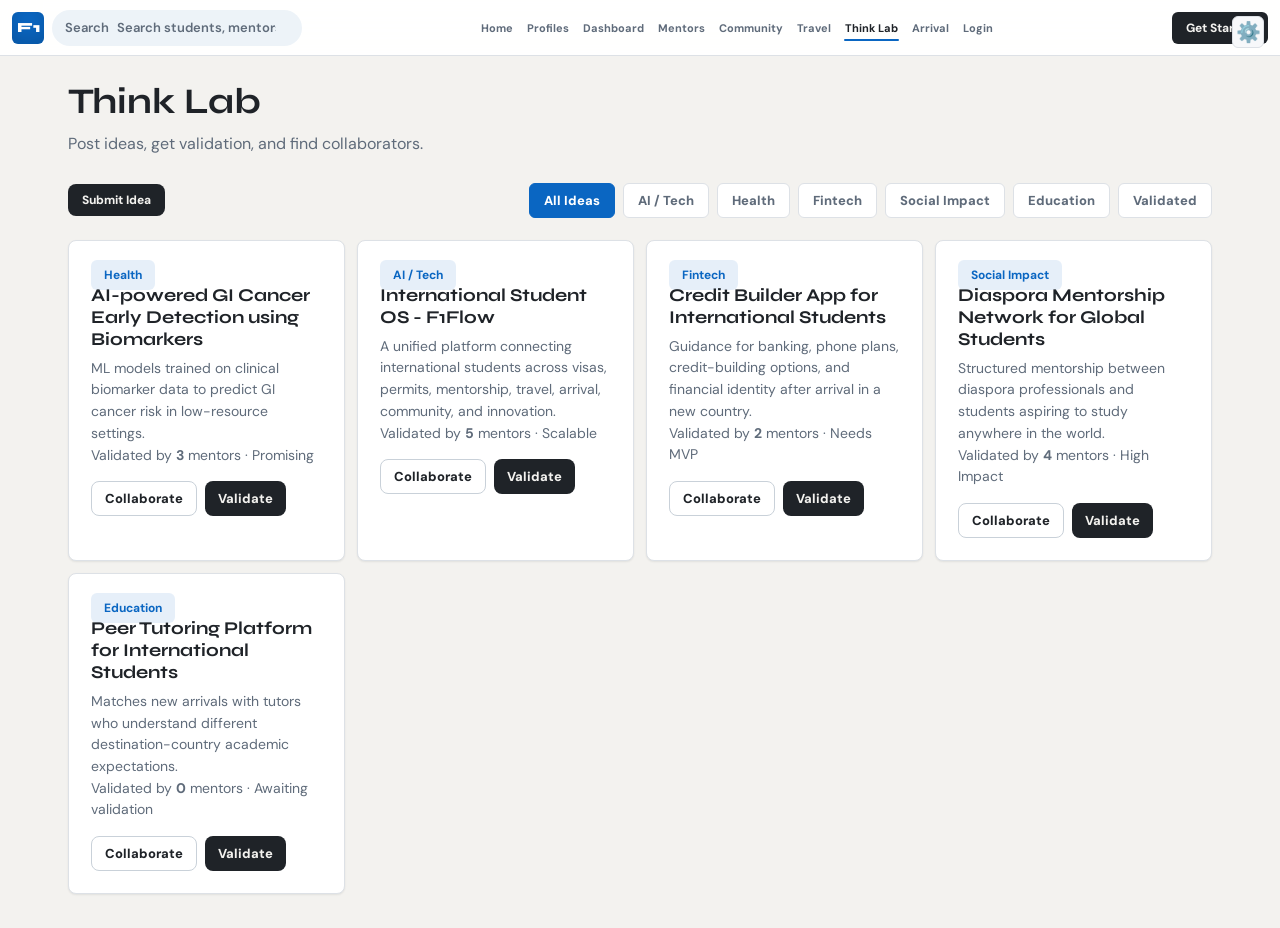
<file: thinklab.html>
<!DOCTYPE html>
<html lang="en">
<head>
  <meta charset="UTF-8">
  <meta name="viewport" content="width=device-width, initial-scale=1.0">
  <title>F1Flow - Think Lab</title>
  <link rel="preconnect" href="https://fonts.googleapis.com">
  <link rel="preconnect" href="https://fonts.gstatic.com" crossorigin>
  <link href="https://fonts.googleapis.com/css2?family=DM+Sans:ital,wght@0,300;0,400;0,500;0,700;1,300&family=Syne:wght@500;700;800&display=swap" rel="stylesheet">
  <link rel="stylesheet" href="styles.css">
</head>
<body>
  <nav class="topbar">
    <button class="brand" data-page="home" aria-label="Go to home">
      <span class="brand-mark">F1</span>
      <span class="brand-name">F1Flow</span>
    </button>
    <label class="social-search" aria-label="Search F1Flow">
      <span>Search</span>
      <input id="global-search" type="search" placeholder="Search students, mentors, schools">
    </label>
    <div class="nav-links" aria-label="Primary navigation">
      <button class="nav-link active" data-page="home">Home</button>
      <button class="nav-link" data-page="profiles">Profiles</button>
      <button class="nav-link" data-page="dashboard">Dashboard</button>
      <button class="nav-link" data-page="mentors">Mentors</button>
      <button class="nav-link" data-page="community">Community</button>
      <button class="nav-link" data-page="travel">Travel</button>
      <button class="nav-link" data-page="thinklab">Think Lab</button>
      <button class="nav-link" data-page="arrival">Arrival</button>
      <button class="nav-link" data-page="login">Login</button>
    </div>
    <div class="nav-actions">
      <button class="icon-btn nav-settings" id="settings-toggle" aria-label="Settings" title="Settings">⚙️</button>
      <button class="nav-cta" id="open-profile">Get Started</button>
    </div>
  </nav>

  <main>
    <section id="page-thinklab" class="page shell active">
      <header class="page-header">
        <h2>Think Lab</h2>
        <p>Post ideas, get validation, and find collaborators.</p>
      </header>
      <div class="toolbar">
        <button class="btn primary" id="submit-idea">Submit Idea</button>
        <div class="chips" id="idea-filters"></div>
      </div>
      <div class="card-grid" id="ideas-grid"></div>
    </section>
  </main>

  <div class="modal" id="profile-modal" aria-hidden="true">
    <form class="modal-panel" id="profile-form">
      <button type="button" class="icon-btn" id="close-profile" aria-label="Close">×</button>
      <h2>Set Up Your Profile</h2>
      <p>This personalizes your timeline, mentor matches, and travel groups.</p>
      <label>Your Name<input name="name" type="text" placeholder="Fredrick Kamau" required></label>
      <div class="split">
        <label>Home Country<input name="country" type="text" list="african-countries" placeholder="Search any country"></label>
        <label>Status<select name="status"><option>Current International Student</option><option>Student Arriving</option><option>Mentor / Alumni</option><option>Lecturer / Educator</option></sele[...]
      </div>
      <label>Destination Institution<input name="university" type="text" list="us-universities" placeholder="University, college, or school"></label>
      <div class="split">
        <label>Program Start<input name="programStart" type="month" value="2023-08"></label>
        <label>Graduation Date<input name="graduation" type="month" value="2025-05"></label>
      </div>
      <label>Field of Study<select name="field"><option>Health Informatics</option><option>Computer Science</option><option>Data Science</option><option>Business</option><option>Engineering</optio[...]
      <button class="btn primary full" type="submit">Go to My Dashboard</button>
    </form>
  </div>


  <datalist id="us-universities"></datalist>
  <datalist id="african-countries"></datalist>
  <div class="toast" id="toast" role="status" aria-live="polite"></div>

  <script src="database.js"></script>
  <script src="app.js"></script>
</body>
</html>
</file>
<file: styles.css>
*{box-sizing:border-box;margin:0;padding:0}
:root{
  color-scheme:light;
  --bg:#f3f2ef;--surface:#ffffff;--surface-2:#f7f8fa;--surface-3:#edf3f8;
  --text:#1f2328;--muted:#5f6b7a;--dim:#8a95a3;--line:#dde1e6;--line-strong:#c9d1d9;
  --accent:#0a66c2;--accent-soft:rgba(10,102,194,.1);--green:#057642;--gold:#b7791f;--red:#c0262d;
  --shadow:0 1px 2px rgba(15,20,25,.08);--nav-bg:rgba(255,255,255,.94);
}
:root[data-theme="dim"]{
  color-scheme:dark;
  --bg:#111827;--surface:#172033;--surface-2:#1f2937;--surface-3:#263447;
  --text:#f7f9fb;--muted:#a4b0bf;--dim:#7d8998;--line:#2f3b4d;--line-strong:#536072;
  --accent:#60a5fa;--accent-soft:rgba(96,165,250,.16);--green:#34d399;--gold:#fbbf24;--red:#fb7185;
  --shadow:0 18px 40px rgba(0,0,0,.22);--nav-bg:rgba(21,32,43,.88);
}
:root[data-theme="dark"]{
  color-scheme:dark;
  --bg:#050505;--surface:#0f1115;--surface-2:#16191f;--surface-3:#20242c;
  --text:#e7e9ea;--muted:#9ca3af;--dim:#6b7280;--line:#2a2f38;--line-strong:#4b5563;
  --accent:#60a5fa;--accent-soft:rgba(96,165,250,.18);--green:#34d399;--gold:#fbbf24;--red:#fb7185;
  --shadow:none;--nav-bg:rgba(0,0,0,.86);
}
:root[data-theme="teal"]{
  color-scheme:light;
  --bg:#eef8f6;--surface:#ffffff;--surface-2:#f4fbfa;--surface-3:#dff3ef;
  --text:#10201d;--muted:#4d625e;--dim:#758984;--line:#cfe2de;--line-strong:#a9c7c1;
  --accent:#0f766e;--accent-soft:rgba(15,118,110,.12);--green:#059669;--gold:#b7791f;--red:#c2414b;
  --shadow:0 1px 2px rgba(15,76,70,.1);--nav-bg:rgba(255,255,255,.92);
}
body{font-family:"DM Sans",-apple-system,BlinkMacSystemFont,"Segoe UI",sans-serif;background:var(--bg);color:var(--text);min-height:100vh;overflow-x:hidden}
h1,h2,h3,h4{font-family:"Syne","DM Sans",sans-serif;letter-spacing:0}
button,input,select,textarea{font:inherit}
button{cursor:pointer}
.is-hidden{display:none!important}
.topbar{position:fixed;inset:0 0 auto;z-index:50;height:56px;padding:0 12px;display:flex;align-items:center;gap:8px;background:var(--nav-bg);backdrop-filter:blur(18px);border-bottom:1px solid var(--line)}
.brand{display:flex;align-items:center;gap:8px;background:transparent;border:0;color:var(--text);flex-shrink:0}
.social-search{width:min(20vw,250px);min-width:180px;height:36px;display:flex;align-items:center;gap:8px;padding:0 12px;background:var(--surface-3);border:1px solid transparent;border-radius:999px;color:var(--muted);font-size:13px;font-weight:600}
.social-search input{width:100%;border:0;outline:0;background:transparent;color:var(--text);font-weight:600}
.social-search input::placeholder{color:var(--muted)}
.text-link{border:0;background:transparent;color:var(--text);font:inherit;font-weight:800;text-align:left;padding:0;cursor:pointer}
.text-link:hover{color:var(--accent);text-decoration:underline;text-underline-offset:3px}
.title-link{font-size:inherit}
.avatar-button{border:0;cursor:pointer}
.avatar-button:hover{filter:brightness(.92)}
.brand-mark{width:32px;height:32px;border-radius:6px;display:grid;place-items:center;background:var(--accent);color:white;font-family:"Syne";font-weight:800;box-shadow:inset 0 -8px 18px rgba(0,0,0,.15);font-size:14px}
.brand-name{font-family:"Syne";font-weight:800;font-size:18px;color:var(--text);display:none}
.nav-links{display:flex;align-items:center;gap:0;flex:1;justify-content:center;min-width:0;margin:0 8px}
.nav-actions{display:flex;align-items:center;gap:8px;flex-shrink:0}
.nav-link,.nav-cta,.btn,.chip,.icon-btn,.theme-option{border:0;border-radius:6px;color:var(--text);transition:.18s ease}
.nav-link{position:relative;background:transparent;color:var(--muted);padding:8px 7px;font-size:11px;font-weight:700;border-radius:4px;white-space:nowrap}
.nav-link:hover{background:var(--surface-2);color:var(--text)}
.nav-link.active{background:transparent;color:var(--text)}
.nav-link.active::after{content:"";position:absolute;left:6px;right:6px;bottom:2px;height:2px;border-radius:999px;background:var(--accent)}
.nav-cta,.btn.primary{background:var(--text);color:var(--bg);padding:8px 14px;font-weight:800;font-size:12px}
.nav-cta:hover,.btn.primary:hover{opacity:.88}
.theme-switcher{position:relative;display:flex;align-items:center;gap:1px;padding:2px;background:var(--surface-2);border:1px solid var(--line);border-radius:6px}
.theme-switcher-toggle{width:32px;height:32px;border:0;background:transparent;color:var(--muted);cursor:pointer;border-radius:6px;display:flex;align-items:center;justify-content:center;font-size:16px}
.theme-switcher-toggle:hover{background:var(--surface-3);color:var(--text)}
.theme-switcher-dropdown{position:absolute;top:calc(100% + 8px);right:0;background:var(--surface);border:1px solid var(--line);border-radius:8px;box-shadow:var(--shadow);padding:8px;min-width:180px;display:none;flex-direction:column;gap:2px}
.theme-switcher-dropdown.open{display:flex}
.theme-option{background:transparent;color:var(--muted);padding:6px 10px;font-size:12px;font-weight:800;text-align:left;width:100%;border:1px solid transparent;cursor:pointer;border-radius:4px;transition:.18s ease}
.theme-option:hover{background:var(--surface-2);color:var(--text)}
.theme-option.active{background:var(--accent);color:white;border-color:var(--accent)}
.btn{display:inline-flex;align-items:center;justify-content:center;gap:8px;padding:12px 20px;font-weight:800;border-radius:8px}
.btn.secondary{background:transparent;border:1px solid var(--line-strong);color:var(--text)}
.btn.secondary:hover,.chip:hover,.quick-action:hover{background:var(--surface-2)}
.btn.small{padding:8px 13px;font-size:13px}.btn.full{width:100%}
.page{display:none;min-height:100vh;padding-top:56px}.page.active{display:block}
.hero{position:relative;min-height:calc(100vh - 56px);padding:24px 18px 32px;overflow:hidden;border-bottom:1px solid var(--line)}
.hero-bg{position:absolute;inset:0;z-index:0;background:var(--bg);opacity:.98}
:root[data-theme="dim"] .hero-bg,:root[data-theme="dark"] .hero-bg{background:var(--bg)}
.home-network{position:relative;z-index:1;max-width:1180px;margin:0 auto;display:grid;grid-template-columns:250px minmax(0,1fr) 300px;gap:16px;align-items:start}
.network-rail{display:grid;gap:16px;position:sticky;top:72px}
.network-feed{display:grid;gap:16px;min-width:0}
.social-profile-card{padding:0;overflow:hidden;text-align:center;border-radius:8px}
.social-cover{height:64px;background:linear-gradient(135deg,var(--accent),#84cc16)}
.social-profile-body{padding:0 18px 18px}.social-profile-body .avatar{margin:-31px auto 10px;border:3px solid var(--surface)}
.social-profile-body h2{font-size:18px;margin-bottom:8px}.social-profile-body p{color:var(--muted);font-size:13px;line-height:1.45;margin-top:4px}
.social-stats{display:grid;border-top:1px solid var(--line)}.social-stats button{display:flex;align-items:center;justify-content:space-between;gap:12px;padding:12px 16px;border:0;border-bottom:1px solid var(--line);background:transparent;color:var(--text);cursor:pointer}
.social-stats button:last-child{border-bottom:0}
.social-stats button:hover{background:var(--surface-2)}
.social-stats strong{display:block;font-size:16px;color:var(--text)}.social-stats span{display:block;font-size:11px;color:var(--muted);margin-top:4px}
.rail-card{display:grid;gap:10px;padding:16px;border:1px solid var(--line);border-radius:8px;background:var(--surface)}.rail-card button:not(.btn){border:0;background:transparent;color:var(--text);cursor:pointer;font-weight:700}
.rail-card button:not(.btn):hover{color:var(--accent)}
.timeline-widget strong{font-size:18px;display:block;margin-bottom:8px}.timeline-widget p{color:var(--muted);line-height:1.5;font-size:14px}
.status-composer{padding:14px;border:1px solid var(--line);border-radius:8px;background:var(--surface)}.composer-line{display:flex;align-items:center;gap:12px}.composer-line button{flex:1;border:1px solid var(--line);background:var(--surface-2);color:var(--muted);border-radius:6px;padding:8px;font-size:13px;cursor:pointer}
.composer-line button:hover{background:var(--surface-2);color:var(--text)}
.composer-actions{display:grid;grid-template-columns:repeat(3,1fr);gap:8px;margin-top:12px;padding-top:12px;border-top:1px solid var(--line)}.composer-actions button{border:0;background:transparent;color:var(--muted);cursor:pointer;font-size:13px;font-weight:700;border-radius:6px;padding:6px}
.composer-actions button:hover{color:var(--text);background:var(--surface-2);border-radius:6px}
.social-post{display:grid;gap:14px;padding:20px;border:1px solid var(--line);border-radius:8px;background:var(--surface)}.post-author{display:flex;gap:12px;align-items:center}.post-author strong{display:block;font-size:14px;color:var(--text)}.post-author span{display:block;font-size:12px;color:var(--muted)}
.social-post h1{font-size:clamp(30px,3.4vw,46px);line-height:1.08;max-width:780px}.social-post p{color:var(--muted);line-height:1.6;font-size:16px}.social-reactions{display:flex;gap:10px;flex-wrap:wrap;color:var(--muted);font-size:12px;font-weight:700}
.compact-post p{color:var(--text)}
.suggestion-row{display:flex;gap:10px;align-items:center;padding:10px 0}.suggestion-row strong{display:block;font-size:14px}.suggestion-row span{display:block;color:var(--muted);font-size:12px;margin-top:2px}
.hero-content{position:relative;text-align:center;max-width:900px;animation:rise .45s ease both}
.eyebrow{display:inline-flex;align-items:center;gap:8px;padding:7px 15px;border:1px solid var(--line);border-radius:999px;color:var(--accent);background:var(--accent-soft);font-size:13px;font-weight:800}
.eyebrow span{width:8px;height:8px;border-radius:50%;background:var(--accent);animation:pulse 1.8s infinite}
.hero h1{font-size:clamp(50px,8vw,88px);line-height:1.03;font-weight:800}
.hero .social-post h1{font-size:clamp(30px,3.4vw,46px);line-height:1.08;font-weight:800}
.hero h1 strong{color:var(--accent)}
.hero-copy{max-width:680px;margin:24px auto 30px;color:var(--muted);font-size:19px;line-height:1.65;font-weight:400}
.hero-actions,.actions-row,.toolbar{display:flex;gap:12px;align-items:center;flex-wrap:wrap}
.hero-actions{justify-content:center}
.hero-stats{display:grid;grid-template-columns:repeat(4,1fr);gap:0;margin-top:52px;padding-top:34px;border-top:1px solid var(--line)}
.hero-stats article{display:grid;gap:4px;padding:0 18px;border-right:1px solid var(--line)}
.hero-stats article:last-child{border-right:0}
.hero-stats strong{font:800 30px "Syne";color:var(--text)}
.hero-stats span{font-size:13px;color:var(--muted)}
.section,.shell{max-width:1180px;margin:auto;padding:34px 18px}.page.shell{padding-top:80px}.narrow{max-width:820px}
.section-label{color:var(--accent);font-size:12px;text-transform:uppercase;letter-spacing:2px;font-weight:800;margin-bottom:12px}
.section h2,.page-header h2{font-size:clamp(28px,4vw,36px);margin-bottom:8px;line-height:1.2}
.section-copy,.page-header p{color:var(--muted);line-height:1.6;margin-bottom:26px;font-size:clamp(14px,2vw,16px)}
.module-grid,.card-grid{display:grid;grid-template-columns:repeat(auto-fit,minmax(272px,1fr));gap:12px;background:transparent;border:0;border-radius:0;overflow:visible}
.module-card,.card,.panel,.post-card,.metric{background:var(--surface);border:1px solid var(--line);padding:22px;border-radius:8px;box-shadow:var(--shadow)}
.module-card,.card,.post-card{transition:.18s ease}
.module-card:hover,.card:hover,.post-card:hover{background:var(--surface-2);transform:translateY(-1px);border-color:var(--line-strong)}
.module-card{border:1px solid var(--line)}.module-card h3,.card h3{font-size:18px;margin-bottom:8px}.module-card p,.card p{color:var(--muted);font-size:14px;line-height:1.55}.module-card button{margin-top:12px}
.dashboard-header{display:flex;align-items:center;justify-content:space-between;gap:18px;margin-bottom:18px;background:linear-gradient(180deg,var(--surface),var(--surface-2));border:1px solid var(--line);border-radius:8px;padding:20px}
.dashboard-header h2{font-size:36px;margin:2px 0 6px}.dashboard-header p:not(.section-label){max-width:720px;color:var(--muted);line-height:1.55}.dashboard-header-actions{display:flex;gap:10px;flex-wrap:wrap}
.dashboard-grid{display:grid;grid-template-columns:minmax(0,1fr) 340px;gap:18px}.stack{display:flex;flex-direction:column;gap:18px}
.panel{border-radius:8px;box-shadow:var(--shadow)}
.panel-title{font-weight:800;color:var(--text);margin-bottom:16px;font-size:16px}
.dashboard-card{overflow:hidden}.profile-panel{display:flex;gap:18px;align-items:center;background:var(--surface);border-left:4px solid var(--accent);border-radius:8px;padding:20px}
.avatar,.card-avatar{border-radius:50%;display:grid;place-items:center;background:var(--accent);color:white;font-weight:800;flex:none}
.avatar{width:62px;height:62px;font:800 22px "Syne"}
.card-avatar{width:52px;height:52px;font:800 18px "Syne"}
.profile-panel p{color:var(--muted);margin:5px 0 12px}.badges,.tags{display:flex;gap:7px;flex-wrap:wrap}
.badges span,.tag,.pill{font-size:12px;padding:6px 12px;border-radius:6px;background:var(--accent-soft);color:var(--accent);border:1px solid transparent;font-weight:700}
.pill.location{background:rgba(89,159,201,.08);color:#3d7aa6}
:root[data-theme="dim"] .pill.location{background:rgba(96,165,250,.1);color:#60a5fa}
:root[data-theme="dark"] .pill.location{background:rgba(96,165,250,.12);color:#60a5fa}
:root[data-theme="teal"] .pill.location{background:rgba(15,118,110,.08);color:#0f766e}
.timeline-panel{border-color:var(--line);background:linear-gradient(180deg,var(--surface),var(--surface))}
.countdown{display:grid;grid-template-columns:auto 1fr;gap:18px;align-items:center;padding:10px 0 18px;text-align:left}.countdown strong{display:grid;place-items:center;width:126px;height:126px;border:2px solid var(--line);border-radius:8px;font:800 32px "Syne";color:var(--text)}
.progress{height:10px;background:var(--surface-3);border-radius:999px;overflow:hidden;margin-bottom:8px}.progress span{display:block;height:100%;width:0;background:linear-gradient(90deg,var(--accent),#84cc16);border-radius:999px}
.timeline-meta{display:flex;justify-content:space-between;color:var(--muted);font-size:12px;margin:12px 0 18px}.timeline-steps{display:grid;gap:10px}
.step{display:flex;gap:12px;align-items:flex-start;padding:12px;border:1px solid var(--line);border-radius:8px;background:var(--surface-2)}.step b{width:26px;height:26px;display:grid;place-items:center;border:1px solid var(--line-strong);border-radius:4px;font:700 13px "DM Sans";color:var(--muted)}
.step.done b{background:rgba(0,186,124,.14);border-color:var(--green);color:var(--green)}.step.active b{background:var(--accent-soft);border-color:var(--accent);color:var(--accent)}
.step p{font-size:14px}.step span{display:block;color:var(--muted);font-size:12px;margin-top:2px}
.metric-row{display:grid;grid-template-columns:repeat(3,1fr);gap:12px}.metric{border-radius:8px;text-align:center;box-shadow:var(--shadow);display:grid;gap:6px;padding:20px}
.metric strong{display:block;font:800 38px "Syne";color:var(--text)}.metric span{color:var(--muted);font-size:12px;font-weight:800;text-transform:uppercase;letter-spacing:.7px}.metric small{color:var(--muted);font-size:11px}
.alert{display:flex;align-items:center;justify-content:space-between;gap:12px;padding:13px 14px;border-radius:8px;margin-top:10px;font-size:14px;line-height:1.5}
.alert p{color:var(--muted);margin-top:2px}
.alert.warn{background:rgba(245,163,0,.12);border:1px solid rgba(245,163,0,.28);color:var(--text)}
.alert.info{background:var(--accent-soft);border:1px solid rgba(29,155,240,.22);color:var(--text)}
.quick-actions{display:grid;grid-template-columns:repeat(2,1fr);gap:10px}.quick-action{background:var(--surface);border:1px solid var(--line);border-radius:8px;padding:14px;text-align:left;color:var(--text);cursor:pointer}
.quick-action strong{display:block;margin-bottom:4px}.quick-action span{color:var(--muted);font-size:12px}.quick-action em{font-style:normal;color:var(--accent);font-size:12px;font-weight:800}.mini-item{display:flex;align-items:center;gap:12px;padding:12px;background:var(--surface);border-radius:6px;border:1px solid var(--line)}.mini-item div:nth-child(2){flex:1}.mini-item p{color:var(--muted);font-size:12px}
.activity-list article{display:grid;grid-template-columns:28px 1fr;gap:10px;padding:12px;background:var(--surface);border-radius:6px}.activity-list b{display:grid;place-items:center;width:28px;height:28px;background:var(--accent-soft);color:var(--accent);border-radius:50%;font-size:12px}
.trust-panel{text-align:center;background:linear-gradient(180deg,var(--surface),var(--surface-2));border-radius:8px;padding:20px}.trust-panel>strong{font:800 52px "Syne";color:var(--accent);display:block}
.trust-bars{display:grid;gap:10px;margin-top:18px;text-align:left}.trust-bars label{display:grid;grid-template-columns:92px 1fr;gap:10px;align-items:center;color:var(--muted);font-size:13px}.trust-bars b{height:6px;border-radius:999px;background:var(--surface-3)}
.toolbar{justify-content:space-between;margin:22px 0}.search,.composer textarea,.finder input,.finder select,.modal input,.modal select,.composer select,.travel-create input,.travel-create select,.travel-create textarea{background:var(--surface-2);border:1px solid var(--line);color:var(--text);padding:10px 12px;border-radius:6px}
.search:focus,.composer textarea:focus,.finder input:focus,.finder select:focus,.modal input:focus,.modal select:focus,.travel-create input:focus,.travel-create select:focus,.travel-create textarea:focus{outline:0;border-color:var(--accent);background:var(--surface)}
.search{min-width:min(100%,340px)}.chips{display:flex;gap:8px;flex-wrap:wrap}.chip{background:var(--surface);border:1px solid var(--line);color:var(--muted);padding:8px 14px;font-size:13px;font-weight:800;cursor:pointer;border-radius:6px;transition:.18s ease}
.chip:hover{background:var(--surface-2);border-color:var(--line-strong)}
.chip.active{background:var(--accent);color:white;border-color:var(--accent)}
.card-head{display:flex;gap:12px;margin-bottom:14px}.tags{margin:14px 0}.card-actions{display:flex;gap:8px;flex-wrap:wrap;margin-top:15px}.empty{color:var(--muted);padding:24px;background:var(--surface);border-radius:8px;text-align:center}
.composer{background:var(--surface);border:1px solid var(--line);border-radius:8px;padding:18px;margin-bottom:18px;box-shadow:var(--shadow)}.composer textarea{width:100%;min-height:90px;resize:vertical;border:1px solid var(--line);background:var(--surface-2);border-radius:6px;padding:10px;color:var(--text)}
.post-card{border-radius:0}.post-meta{display:flex;gap:8px;align-items:center;color:var(--muted);font-size:13px;margin-bottom:9px}.post-meta strong{color:var(--text)}.post-card h3{font-size:16px;margin-bottom:8px}.post-card p{color:var(--muted);font-size:14px;line-height:1.5}
.profile-shell{max-width:1180px}.profile-layout{display:grid;grid-template-columns:320px minmax(0,1fr);gap:18px;align-items:start}.profile-directory{padding:0;overflow:hidden;position:sticky;top:72px;background:var(--surface);border:1px solid var(--line);border-radius:8px;max-height:calc(100vh - 100px)}
.profile-shell .directory-item{display:block;width:100%;text-align:left;padding:14px 16px;border:0;background:transparent;color:var(--text);border-bottom:1px solid var(--line);cursor:pointer;transition:.18s ease}
.profile-shell .directory-item:hover{background:var(--surface-2)}
.profile-shell .directory-item.active{background:var(--accent-soft);border-left:3px solid var(--accent);padding-left:13px}.profile-shell .directory-item span:first-child{width:40px;height:40px;display:grid;place-items:center;border-radius:50%;background:var(--accent);color:white;font-weight:800;font-size:12px}
.profile-shell .directory-item span:nth-child(2){display:inline-block;flex:1;vertical-align:top}
.profile-shell .directory-item strong{display:block;font-size:14px;margin-bottom:2px}.profile-shell .directory-item small{display:block;color:var(--muted);font-size:12px;margin-bottom:2px}.profile-shell .directory-item em{display:block;color:var(--muted);font-size:11px;margin-top:4px;font-style:normal}
.profile-dashboard-shell{max-width:1120px}.profile-dashboard-hero{display:grid;grid-template-columns:auto 1fr auto;gap:18px;align-items:center;margin-bottom:18px;padding:20px;background:var(--surface);border:1px solid var(--line);border-radius:8px}
.section-heading-row{display:flex;align-items:flex-start;justify-content:space-between;gap:14px;margin-bottom:14px}.section-heading-row p{color:var(--muted);line-height:1.5}.recommendation-list{display:grid;gap:12px;margin-top:12px}
.recommendation-item{display:flex;gap:12px;align-items:center}
.travel-workspace{display:grid;grid-template-columns:300px minmax(0,1fr);gap:18px;align-items:start}
.travel-guide{position:sticky;top:72px;display:grid;gap:12px;padding:16px;background:var(--surface);border:1px solid var(--line);border-radius:8px}
.travel-guide h3,.travel-create h3,.travel-results-head h3{font-size:20px}
.travel-guide ol{display:grid;gap:10px;margin-left:18px;color:var(--muted);font-size:14px;line-height:1.5}
.travel-main{min-width:0}
.finder{display:grid;grid-template-columns:repeat(4,1fr) auto;gap:12px;align-items:end;background:var(--surface);border:1px solid var(--line);border-radius:8px;padding:18px;margin:0 0 18px;box-shadow:var(--shadow)}
.finder label,.modal label,.travel-create label{display:grid;gap:6px;color:var(--muted);font-size:12px;text-transform:uppercase;letter-spacing:1px;font-weight:800}.route{font-weight:800;margin-bottom:6px}
.travel-create{display:grid;gap:16px;margin-bottom:18px;padding:20px;background:var(--surface);border:1px solid var(--line);border-radius:8px}
.travel-create p:not(.section-label){color:var(--muted);font-size:14px;line-height:1.55;margin-top:5px}
.travel-create form{display:grid;gap:13px}
.travel-create-grid{display:grid;grid-template-columns:repeat(2,minmax(0,1fr));gap:12px}
.travel-create input,.travel-create select,.travel-create textarea{text-transform:none;letter-spacing:0;font-weight:500}
.travel-create textarea{min-height:92px;resize:vertical}
.travel-results-head{display:flex;align-items:flex-end;justify-content:space-between;gap:12px;margin:6px 0 14px}
.travel-results-head .section-label{margin-bottom:6px}
.travel-results-head span{padding:7px 11px;border-radius:6px;background:var(--accent-soft);color:var(--accent);font-size:12px;font-weight:800}
.travel-card{display:grid;gap:8px}
.travel-card-top{display:flex;align-items:center;justify-content:space-between;gap:10px;color:var(--muted);font-size:12px;font-weight:800}
.travel-match-meta{display:flex;gap:8px;flex-wrap:wrap}
.travel-match-meta span{padding:6px 9px;border-radius:6px;background:var(--surface-3);color:var(--muted);font-size:12px;font-weight:800}
.travel-empty{display:grid;gap:10px;justify-items:center}
.travel-empty strong{color:var(--text)}
.travel-empty span{display:block;color:var(--muted);line-height:1.45}
.checklist{display:grid;grid-template-columns:repeat(auto-fit,minmax(220px,1fr));gap:10px}.check-item{display:flex;gap:10px;align-items:center;background:var(--surface);border:1px solid var(--line);border-radius:6px;padding:10px;cursor:pointer}
.check-item:hover{background:var(--surface-2)}.check-box{width:21px;height:21px;display:grid;place-items:center;border:2px solid var(--line-strong);border-radius:50%;flex:none}.check-item.done{opacity:.6}.check-item.done .check-box{background:var(--green);border-color:var(--green);color:white}
.modal{position:fixed;inset:0;z-index:100;background:rgba(0,0,0,.55);display:none;align-items:center;justify-content:center;padding:20px;backdrop-filter:blur(5px)}.modal.open{display:flex}
.modal-panel{position:relative;width:min(540px,100%);max-height:88vh;overflow:auto;background:var(--surface);border:1px solid var(--line);border-radius:8px;padding:28px;display:grid;gap:15px;box-shadow:var(--shadow)}
.modal-panel h2{font-size:24px;margin-bottom:8px}
.modal-panel p{color:var(--muted);font-size:14px;line-height:1.5;margin-bottom:16px}
.modal-panel label{display:grid;gap:6px;margin-bottom:14px;color:var(--muted);font-size:12px;font-weight:800;text-transform:uppercase;letter-spacing:.5px}
.modal-panel input,.modal-panel select{width:100%;padding:10px 12px;background:var(--surface-2);border:1px solid var(--line);border-radius:6px;color:var(--text);font-size:14px}
.icon-btn{position:absolute;right:16px;top:16px;width:32px;height:32px;background:var(--surface-2);border:1px solid var(--line);font-size:20px;border-radius:6px;cursor:pointer}.split{display:grid;grid-template-columns:1fr 1fr;gap:12px}
.auth-shell{max-width:1180px}.auth-layout{display:grid;grid-template-columns:minmax(0,1.1fr) minmax(320px,.8fr);gap:18px;align-items:stretch}.auth-copy{display:grid;align-content:center;gap:16px}.auth-copy h1{font-size:clamp(32px,5vw,52px);line-height:1.1;font-weight:800}
.auth-points{display:grid;gap:8px;margin-top:16px}
.auth-points span{font-size:14px;color:var(--muted)}
.auth-form{display:grid;gap:12px;padding:24px;background:var(--surface);border:1px solid var(--line);border-radius:8px}
.auth-form h2{font-size:20px;margin-bottom:8px}
.auth-form p{color:var(--muted);font-size:13px;margin-bottom:12px}
.google-login{display:flex;align-items:center;justify-content:center;gap:10px;width:100%;padding:12px;background:var(--surface-2);border:1px solid var(--line);color:var(--text);border-radius:6px;cursor:pointer;font-weight:800;font-size:14px;transition:.18s ease}
.google-login:hover{background:var(--surface-3)}
.google-mark{width:20px;height:20px;background:#4285f4;border-radius:3px;color:white;display:grid;place-items:center;font-size:12px;font-weight:800}
.auth-divider{position:relative;display:flex;align-items:center;gap:12px;color:var(--muted);font-size:13px;margin:8px 0}
.auth-divider::before,.auth-divider::after{content:"";flex:1;height:1px;background:var(--line)}
.toast{position:fixed;left:50%;bottom:22px;z-index:200;transform:translate(-50%,18px);max-width:min(440px,calc(100% - 32px));padding:13px 16px;border-radius:8px;background:var(--text);color:var(--bg);font-size:13px;opacity:0;pointer-events:none;transition:.2s ease}
.toast.show{opacity:1;transform:translate(-50%,0);pointer-events:auto}

/* Settings Page Styles */
.settings-page{max-width:1000px;margin:auto;padding:40px 20px}
.settings-header{margin-bottom:40px}
.settings-header h1{font-size:36px;margin-bottom:8px;color:var(--text)}
.settings-header p{color:var(--muted);font-size:16px;line-height:1.6}
.settings-section{margin-bottom:36px;padding:24px;background:var(--surface);border:1px solid var(--line);border-radius:8px}
.settings-section h2{font-size:20px;margin-bottom:16px;color:var(--text)}
.settings-group{margin-bottom:24px}
.settings-group:last-child{margin-bottom:0}
.settings-label{display:block;margin-bottom:8px;color:var(--text);font-weight:800;font-size:14px}
.settings-description{color:var(--muted);font-size:13px;margin-bottom:10px;line-height:1.5}
.theme-preview-grid{display:grid;grid-template-columns:repeat(auto-fit,minmax(200px,1fr));gap:16px;margin-top:12px}
.theme-preview{padding:16px;border:2px solid transparent;border-radius:8px;cursor:pointer;transition:.18s ease;position:relative}
.theme-preview:hover{border-color:var(--accent)}
.theme-preview.selected{border-color:var(--accent);background:var(--accent-soft)}
.theme-preview-name{font-weight:800;margin-bottom:8px;color:var(--text)}
.theme-preview-colors{display:flex;gap:6px;height:24px}
.theme-preview-colors span{flex:1;border-radius:4px}
.settings-toggle-group{display:flex;gap:12px;flex-wrap:wrap}
.settings-toggle{position:relative;width:auto;padding:8px 16px;border:1px solid var(--line);border-radius:8px;background:var(--surface);color:var(--muted);cursor:pointer;font-weight:800;font-size:13px;transition:.18s ease}
.settings-toggle:hover{background:var(--surface-2)}
.settings-toggle.active{background:var(--accent);color:white;border-color:var(--accent)}

@keyframes rise{from{opacity:0;transform:translateY(16px)}to{opacity:1;transform:none}}
@keyframes pulse{50%{opacity:.35}}
@media(max-width:1100px){.topbar{padding:0 10px;gap:6px}.social-search{min-width:150px;width:min(18vw,200px)}.nav-links{gap:0}.nav-link{padding:6px 5px;font-size:10px}.nav-cta{padding:6px 12px;font-size:11px}.theme-option{padding:5px 8px;font-size:11px}}
@media(max-width:960px){.brand-name{display:none}.social-search{display:none}.home-network{grid-template-columns:1fr}.network-rail:last-child{display:none}}
@media(max-width:760px){.brand-name{display:none}.nav-link{padding:5px 4px;font-size:9px;font-weight:600}.nav-cta{display:none}.social-search{display:none}.page{padding-top:56px}.page.shell{padding-top:72px}.home-network{grid-template-columns:1fr}.network-rail{position:static;top:auto}.dashboard-grid{grid-template-columns:1fr}.profile-layout{grid-template-columns:1fr}.profile-directory{position:static;top:auto;max-height:none}.travel-workspace{grid-template-columns:1fr}.travel-guide{position:static;top:auto}}
</file>
